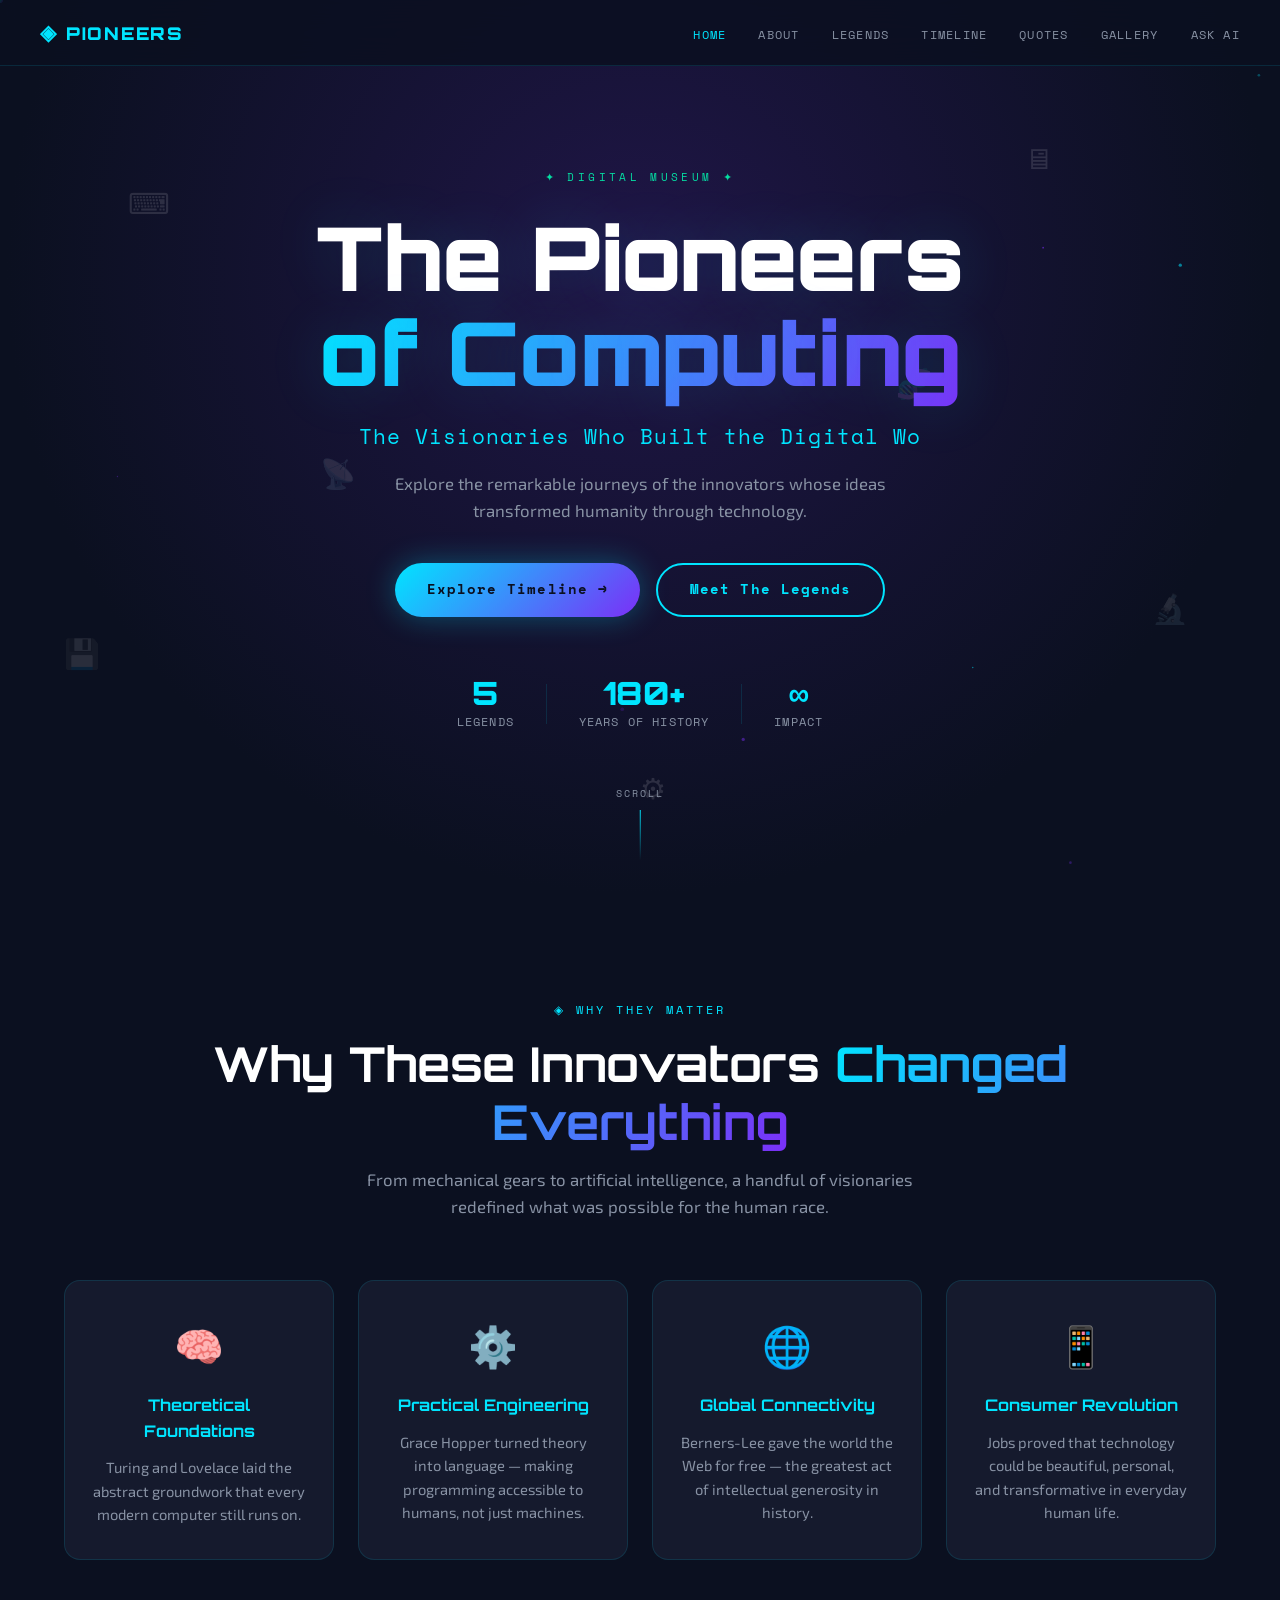
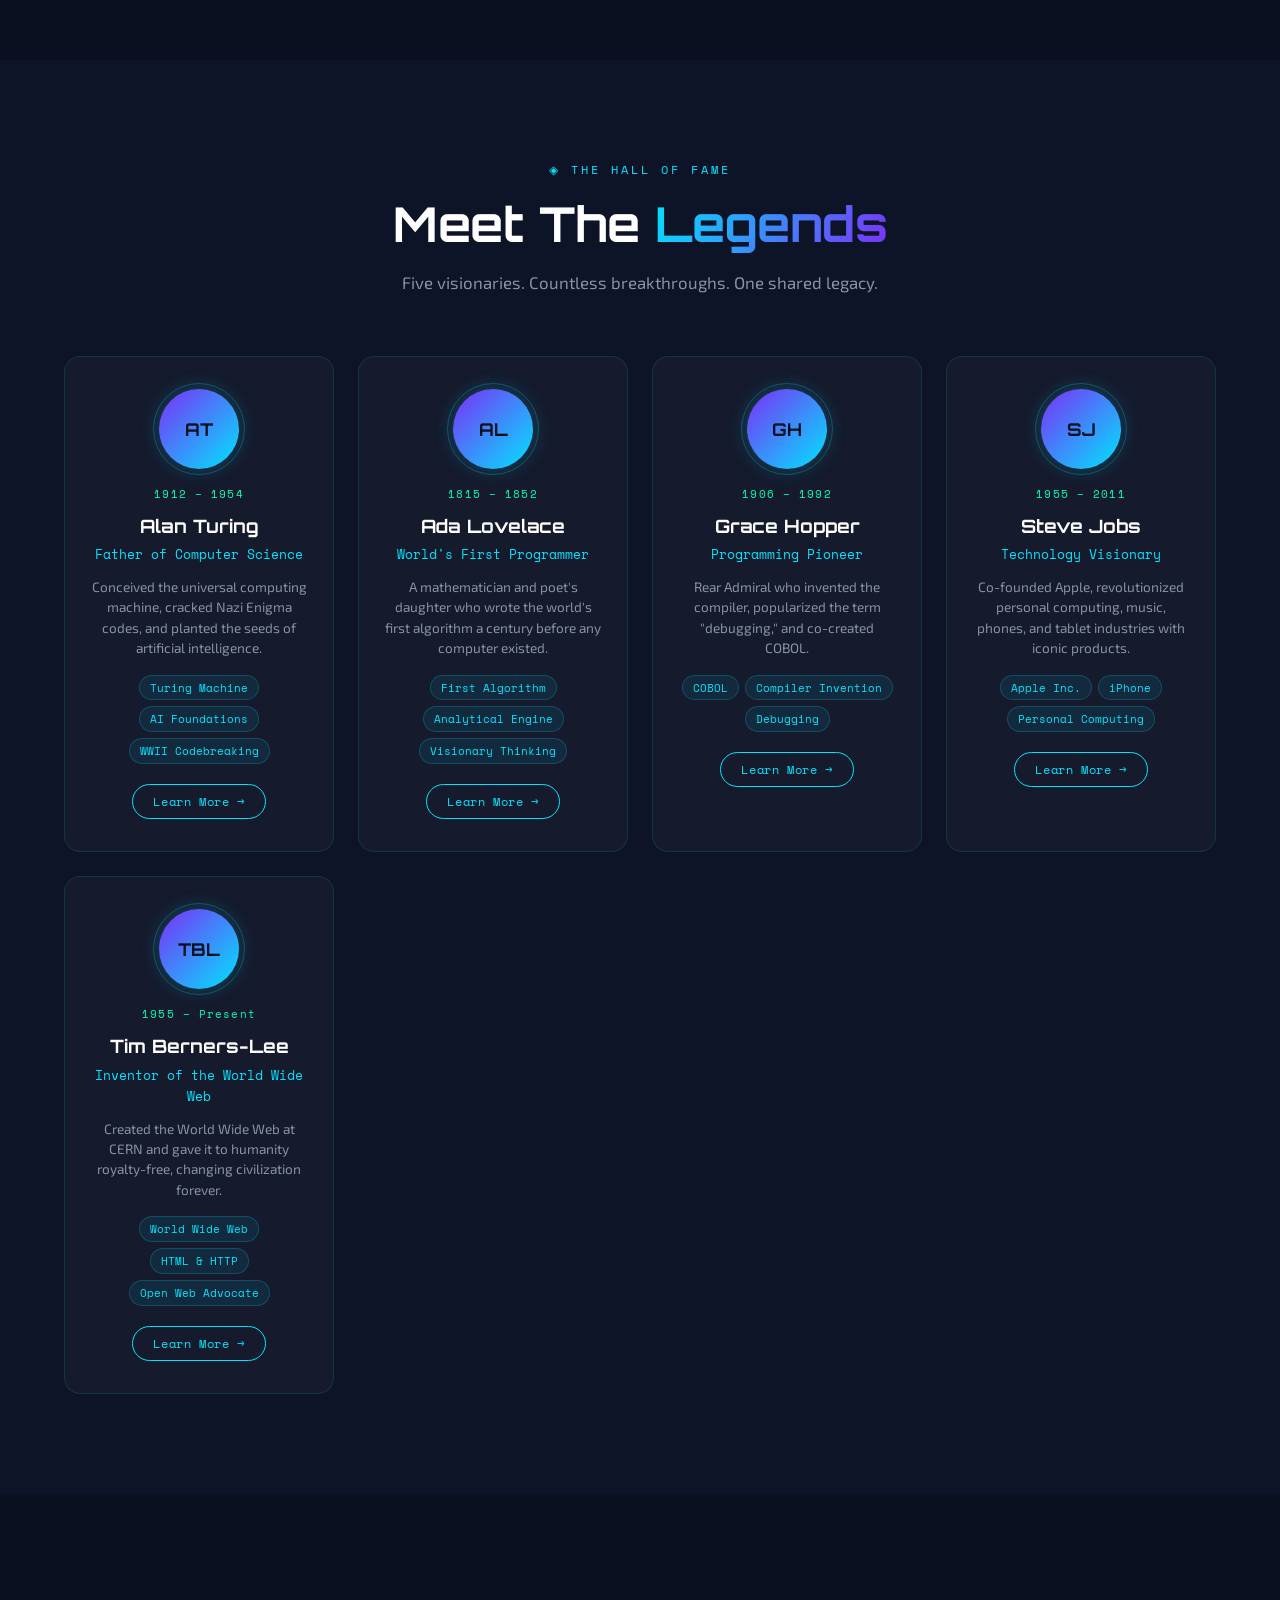
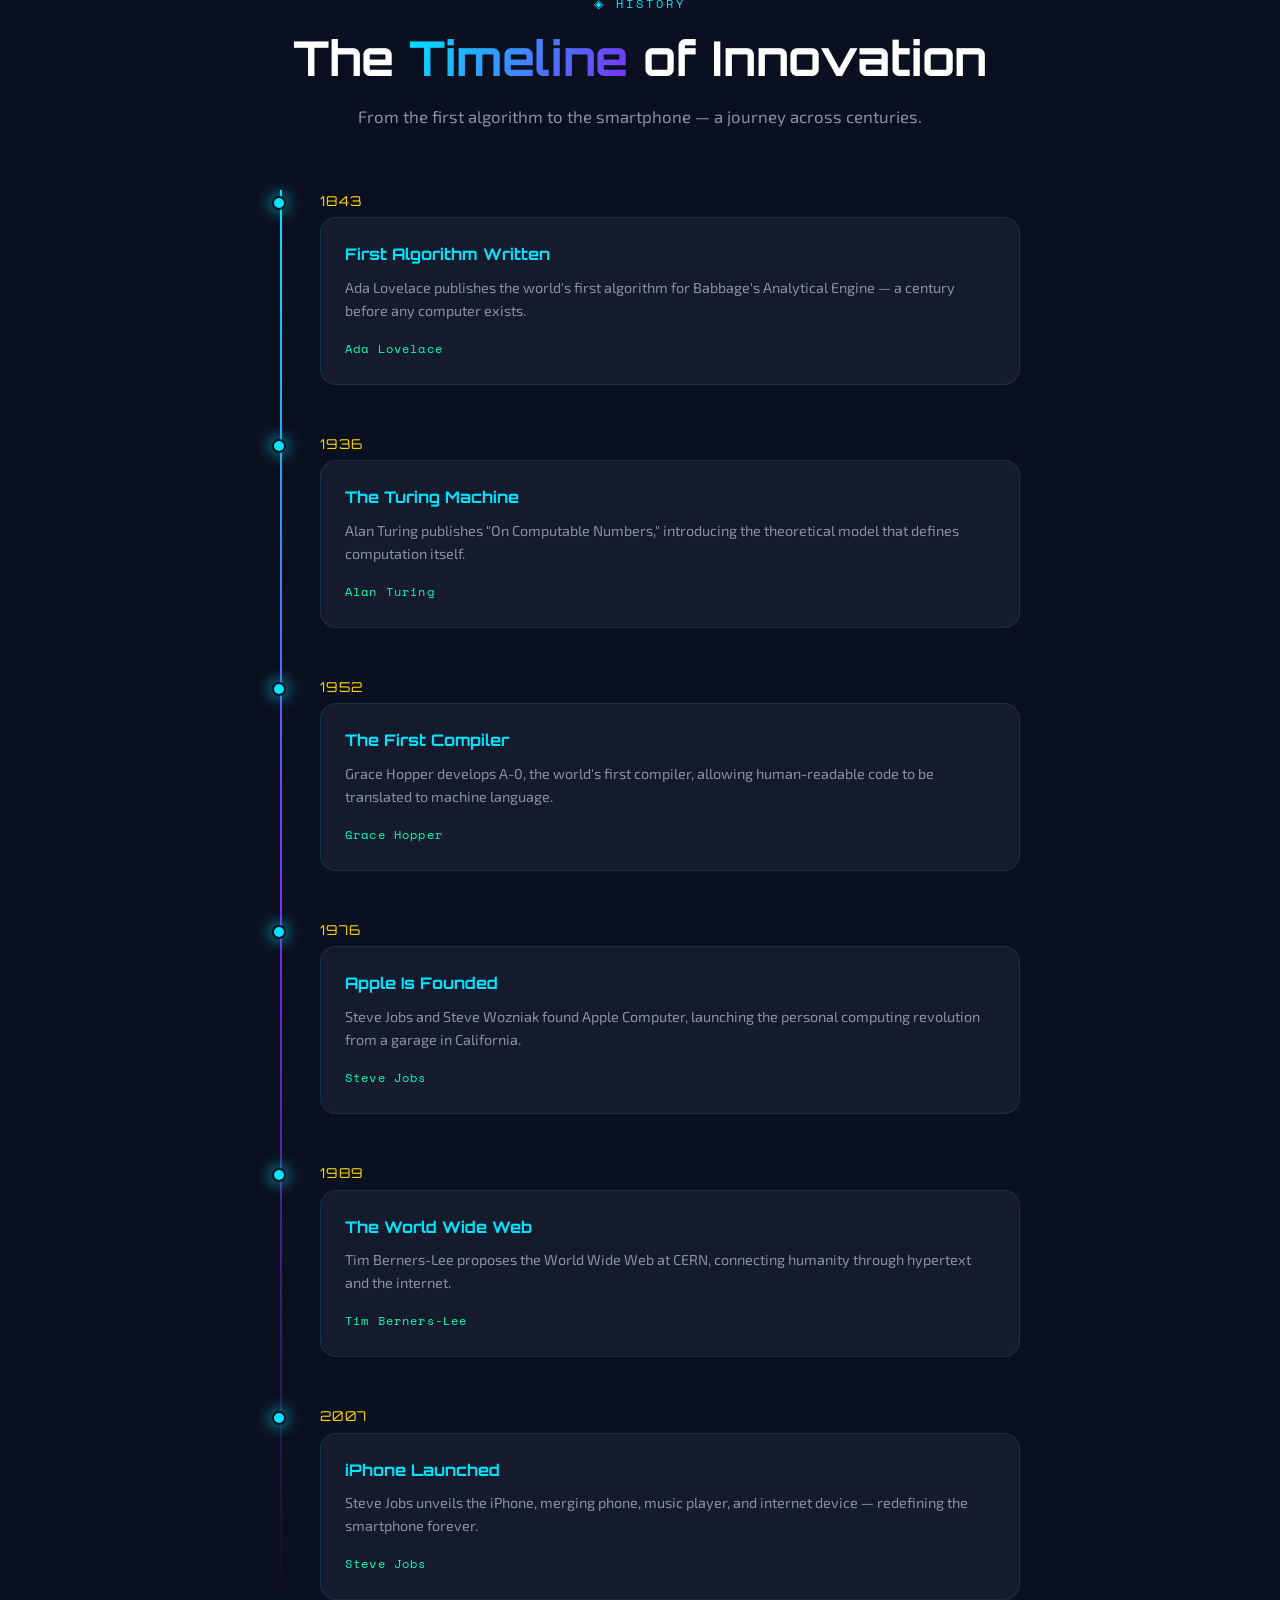
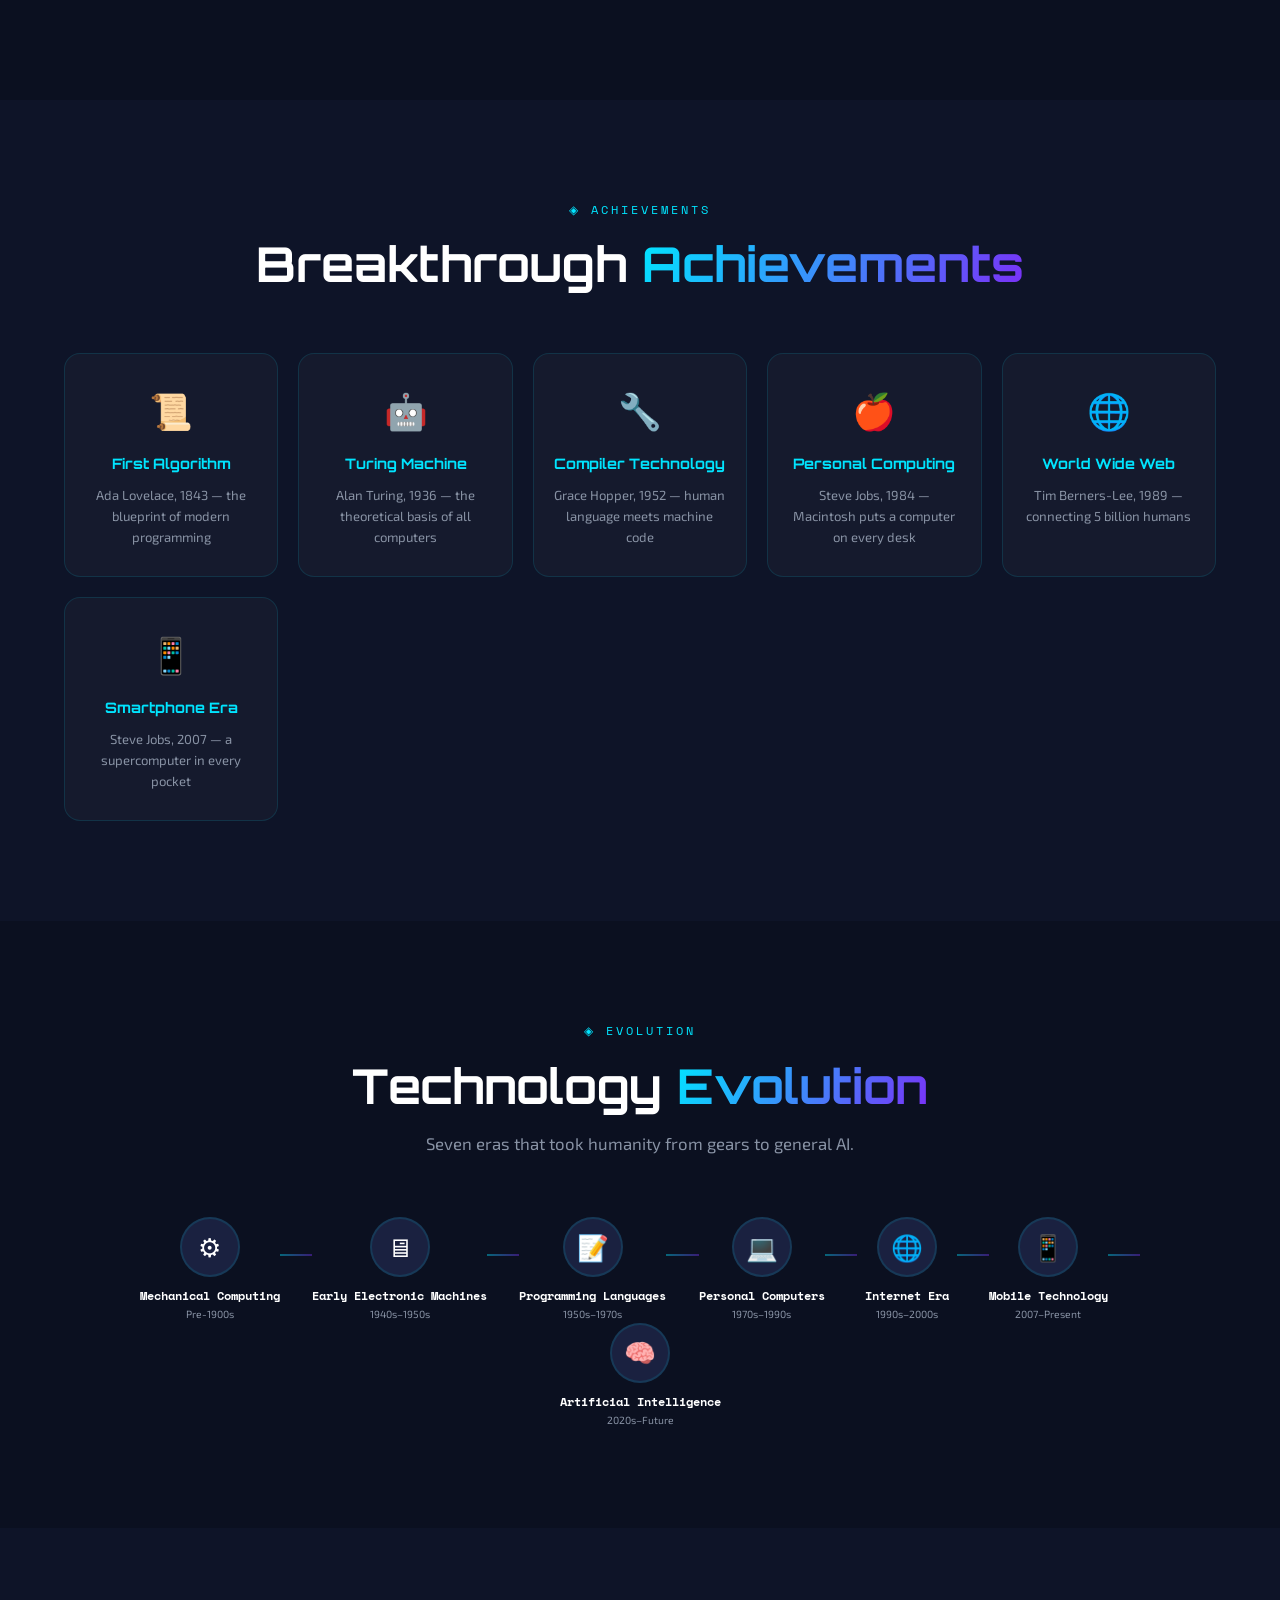
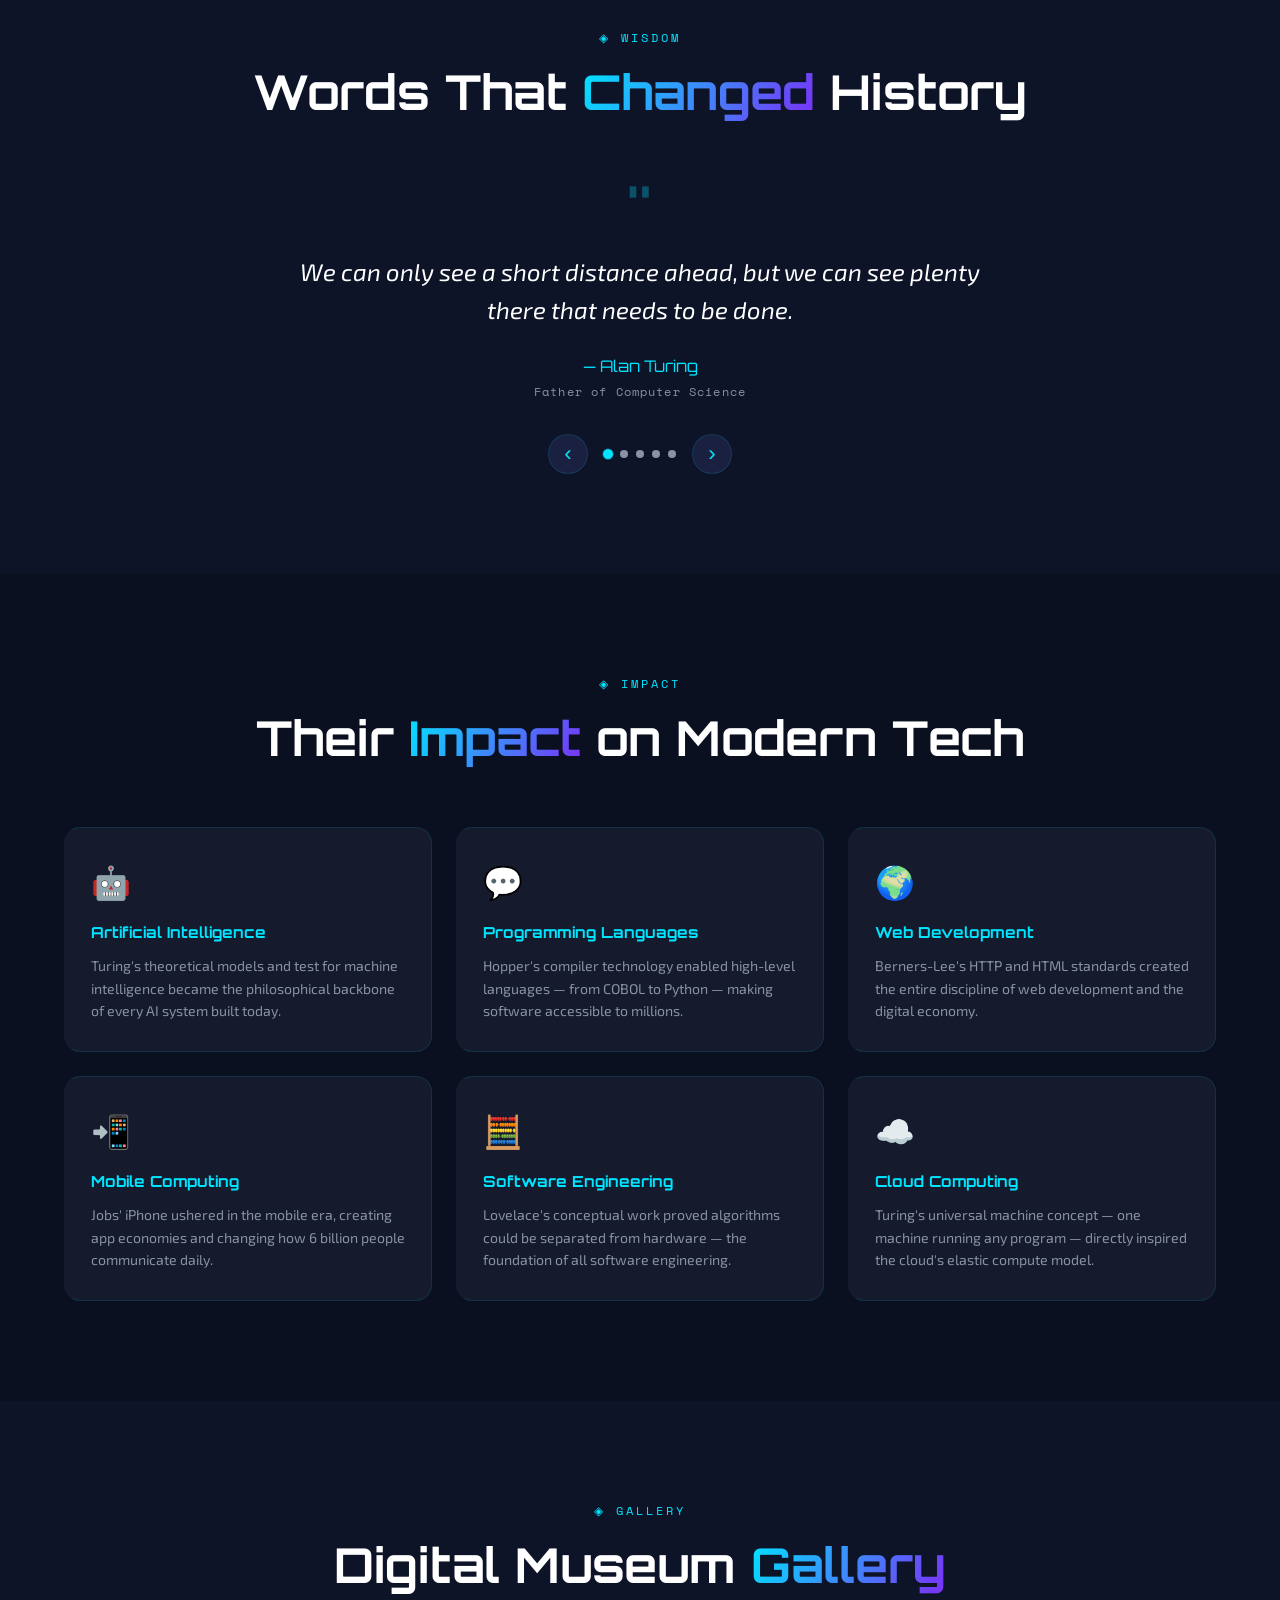
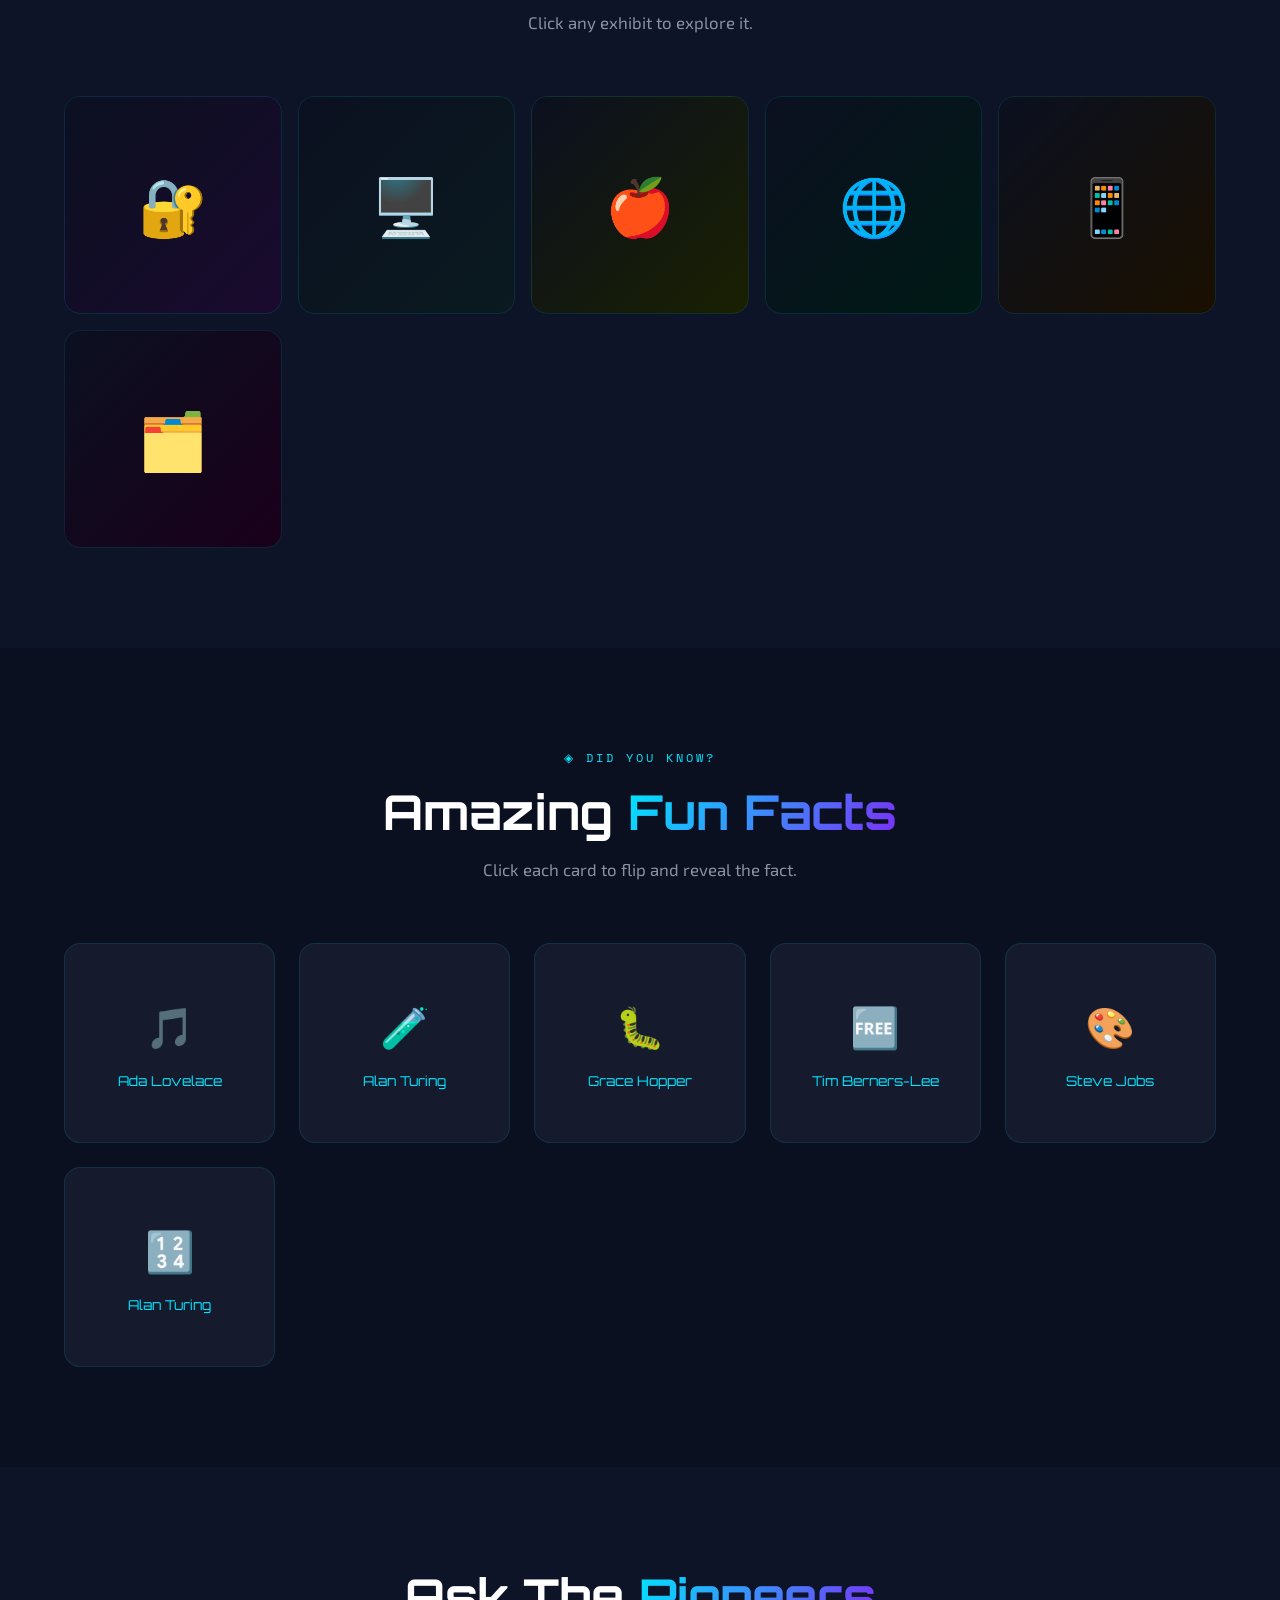
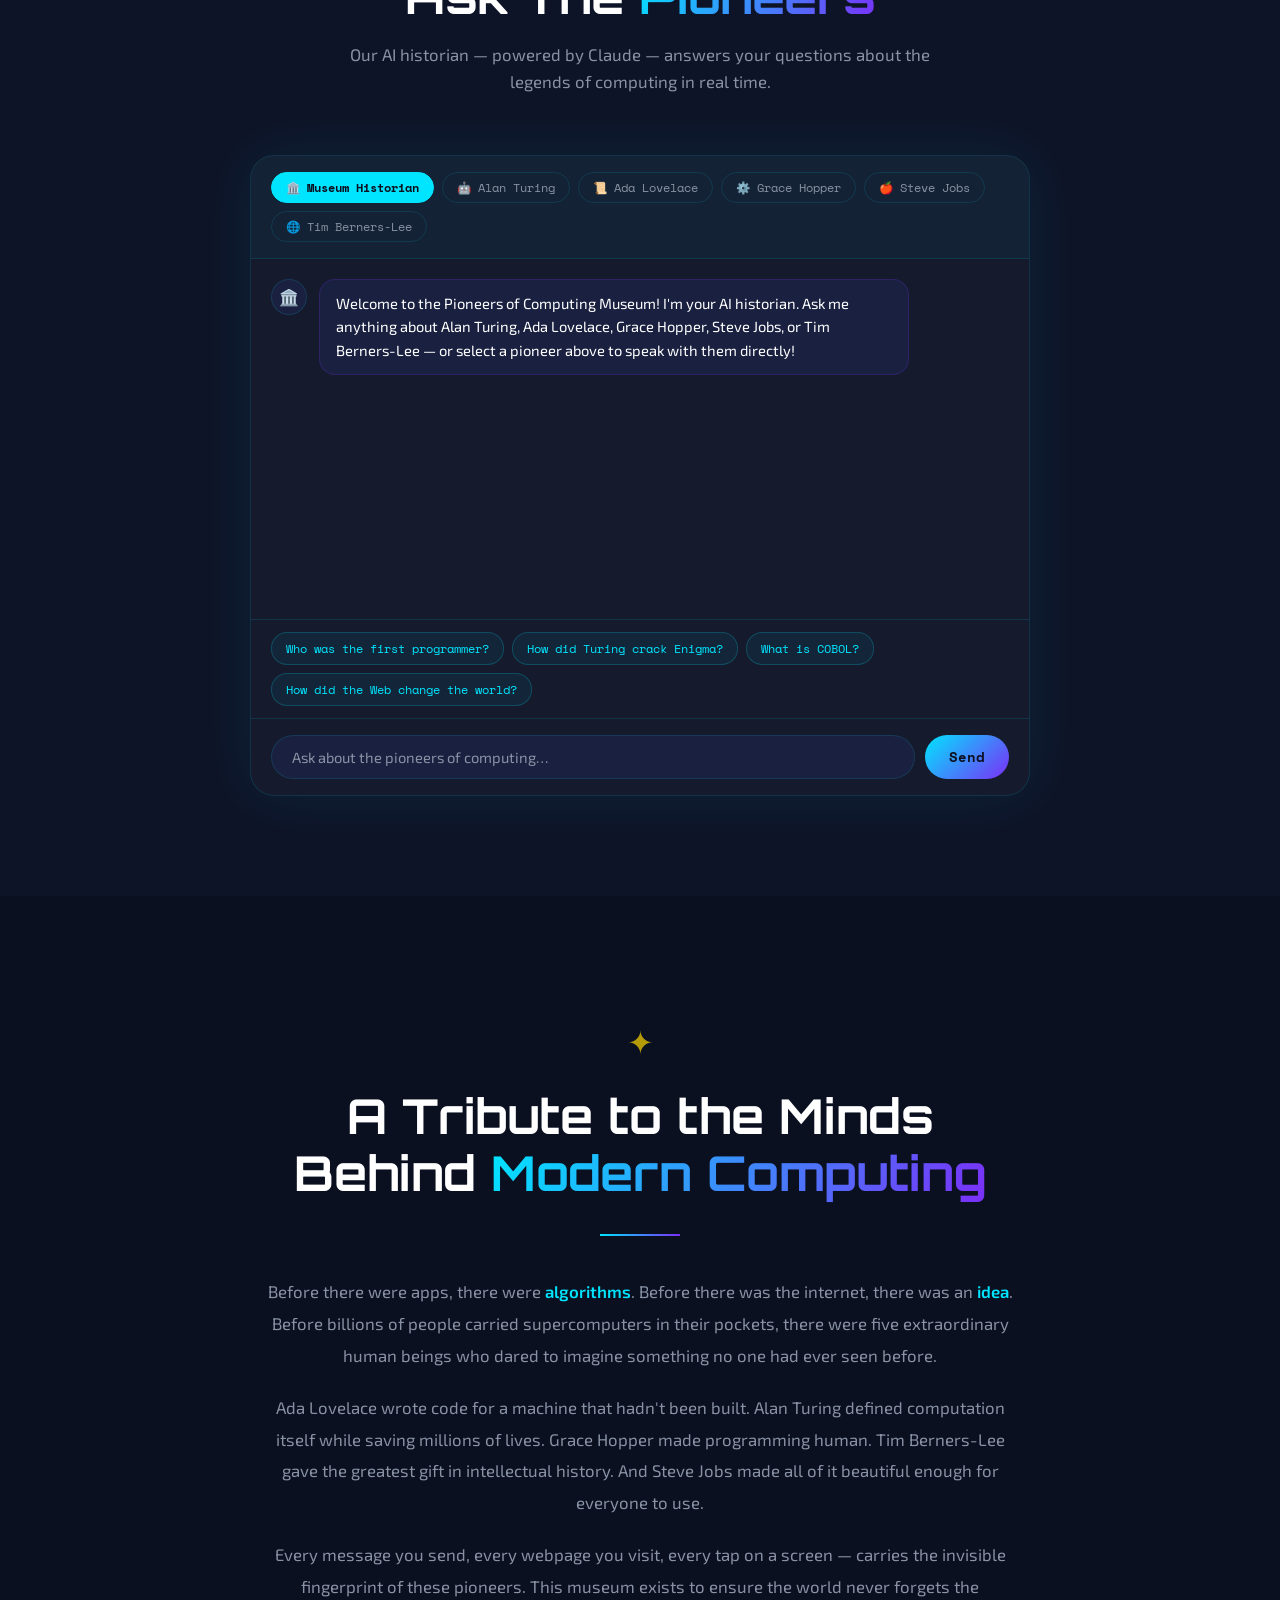
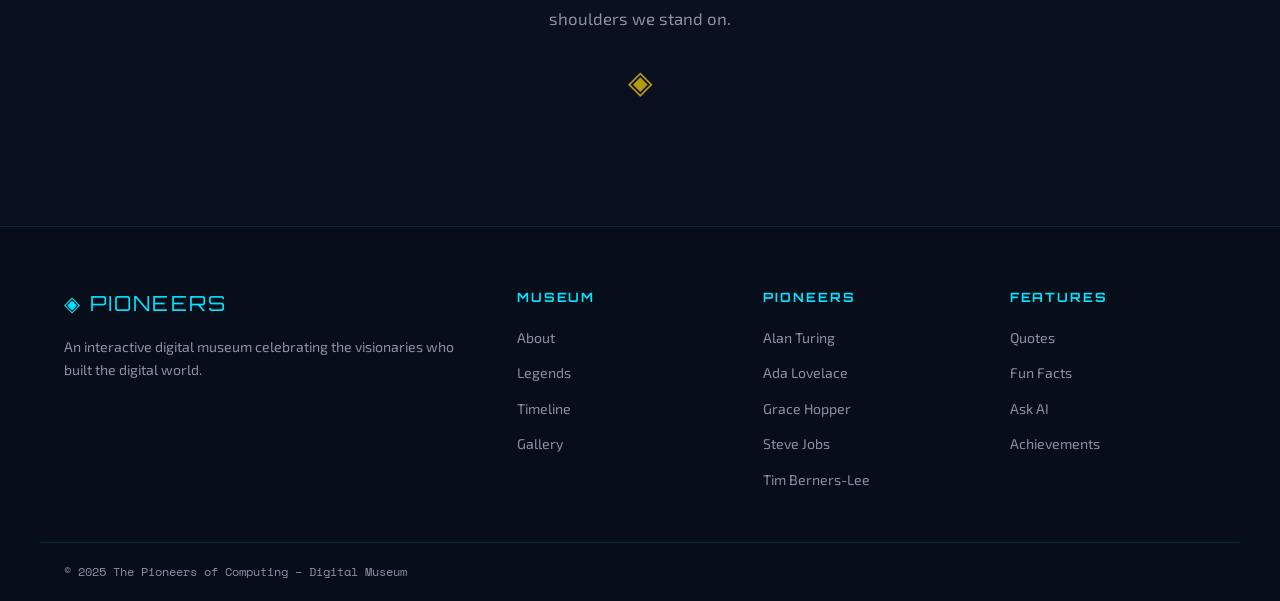
<file: index.html>
<!DOCTYPE html>
<html lang="en">

<head>
  <meta charset="UTF-8" />
  <meta name="viewport" content="width=device-width, initial-scale=1.0" />
  <title>The Pioneers of Computing – Digital Museum</title>
  <link rel="stylesheet" href="style.css" />
  <link rel="preconnect" href="https://fonts.googleapis.com" />
  <link rel="preconnect" href="https://fonts.gstatic.com" crossorigin />
  <link
    href="https://fonts.googleapis.com/css2?family=Orbitron:wght@400;700;900&family=Space+Mono:ital,wght@0,400;0,700;1,400&family=Exo+2:wght@300;400;600;800&display=swap"
    rel="stylesheet" />
</head>

<body>

  <!-- ===== NAVIGATION ===== -->
  <nav id="navbar">
    <div class="nav-brand">
      <span class="nav-icon">◈</span>
      <span>PIONEERS</span>
    </div>
    <ul class="nav-links">
      <li><a href="#hero">Home</a></li>
      <li><a href="#intro">About</a></li>
      <li><a href="#legends">Legends</a></li>
      <li><a href="#timeline">Timeline</a></li>
      <li><a href="#quotes">Quotes</a></li>
      <li><a href="#gallery">Gallery</a></li>
      <li><a href="#ai-chat">Ask AI</a></li>
    </ul>
    <div class="nav-hamburger" id="hamburger">
      <span></span><span></span><span></span>
    </div>
  </nav>

  <!-- ===== SECTION 1: HERO ===== -->
  <section id="hero">
    <canvas id="particle-canvas"></canvas>
    <div class="floating-icons">
      <span class="fi" style="--d:0s;--x:10%;--y:20%">⌨</span>
      <span class="fi" style="--d:1s;--x:80%;--y:15%">🖥</span>
      <span class="fi" style="--d:2s;--x:5%;--y:70%">💾</span>
      <span class="fi" style="--d:0.5s;--x:90%;--y:65%">🔬</span>
      <span class="fi" style="--d:1.5s;--x:50%;--y:85%">⚙</span>
      <span class="fi" style="--d:3s;--x:25%;--y:50%">📡</span>
      <span class="fi" style="--d:2.5s;--x:70%;--y:40%">🧬</span>
    </div>
    <div class="hero-content reveal">
      <div class="hero-badge">✦ DIGITAL MUSEUM ✦</div>
      <h1 class="hero-title">
        The Pioneers<br /><span class="gradient-text">of Computing</span>
      </h1>
      <p class="hero-sub">The Visionaries Who Built the Digital World</p>
      <p class="hero-desc">Explore the remarkable journeys of the innovators whose ideas transformed humanity through
        technology.</p>
      <div class="hero-btns">
        <a href="#timeline" class="btn btn-primary">
          <span>Explore Timeline</span>
          <span class="btn-arrow">→</span>
        </a>
        <a href="#legends" class="btn btn-outline">
          <span>Meet The Legends</span>
        </a>
      </div>
      <div class="hero-stats">
        <div class="stat"><span class="stat-n">5</span><span class="stat-l">Legends</span></div>
        <div class="stat-divider"></div>
        <div class="stat"><span class="stat-n">180+</span><span class="stat-l">Years of History</span></div>
        <div class="stat-divider"></div>
        <div class="stat"><span class="stat-n">∞</span><span class="stat-l">Impact</span></div>
      </div>
    </div>
    <div class="hero-scroll-indicator">
      <span>SCROLL</span>
      <div class="scroll-line"></div>
    </div>
  </section>

  <!-- ===== SECTION 2: INTRODUCTION ===== -->
  <section id="intro" class="section">
    <div class="container">
      <div class="section-header reveal">
        <div class="section-tag">◈ WHY THEY MATTER</div>
        <h2>Why These Innovators <span class="gradient-text">Changed Everything</span></h2>
        <p class="section-desc">From mechanical gears to artificial intelligence, a handful of visionaries redefined
          what was possible for the human race.</p>
      </div>
      <div class="intro-grid">
        <div class="intro-card reveal" style="--delay:0.1s">
          <div class="intro-icon">🧠</div>
          <h3>Theoretical Foundations</h3>
          <p>Turing and Lovelace laid the abstract groundwork that every modern computer still runs on.</p>
        </div>
        <div class="intro-card reveal" style="--delay:0.2s">
          <div class="intro-icon">⚙️</div>
          <h3>Practical Engineering</h3>
          <p>Grace Hopper turned theory into language — making programming accessible to humans, not just machines.</p>
        </div>
        <div class="intro-card reveal" style="--delay:0.3s">
          <div class="intro-icon">🌐</div>
          <h3>Global Connectivity</h3>
          <p>Berners-Lee gave the world the Web for free — the greatest act of intellectual generosity in history.</p>
        </div>
        <div class="intro-card reveal" style="--delay:0.4s">
          <div class="intro-icon">📱</div>
          <h3>Consumer Revolution</h3>
          <p>Jobs proved that technology could be beautiful, personal, and transformative in everyday human life.</p>
        </div>
      </div>
    </div>
  </section>

  <!-- ===== SECTION 3: LEGENDS GALLERY ===== -->
  <section id="legends" class="section dark-section">
    <div class="container">
      <div class="section-header reveal">
        <div class="section-tag">◈ THE HALL OF FAME</div>
        <h2>Meet The <span class="gradient-text">Legends</span></h2>
        <p class="section-desc">Five visionaries. Countless breakthroughs. One shared legacy.</p>
      </div>
      <div class="legends-grid">

        <div class="legend-card reveal" style="--delay:0.1s" data-name="turing">
          <div class="legend-glow"></div>
          <div class="legend-avatar">
            <div class="avatar-placeholder" data-initials="AT">
              <div class="avatar-rings"></div>
            </div>
          </div>
          <div class="legend-era">1912 – 1954</div>
          <h3 class="legend-name">Alan Turing</h3>
          <p class="legend-title">Father of Computer Science</p>
          <p class="legend-desc">Conceived the universal computing machine, cracked Nazi Enigma codes, and planted the
            seeds of artificial intelligence.</p>
          <ul class="legend-chips">
            <li>Turing Machine</li>
            <li>AI Foundations</li>
            <li>WWII Codebreaking</li>
          </ul>
          <button class="btn-learn" onclick="openModal('turing')">Learn More →</button>
        </div>

        <div class="legend-card reveal" style="--delay:0.2s" data-name="lovelace">
          <div class="legend-glow"></div>
          <div class="legend-avatar">
            <div class="avatar-placeholder" data-initials="AL">
              <div class="avatar-rings"></div>
            </div>
          </div>
          <div class="legend-era">1815 – 1852</div>
          <h3 class="legend-name">Ada Lovelace</h3>
          <p class="legend-title">World's First Programmer</p>
          <p class="legend-desc">A mathematician and poet's daughter who wrote the world's first algorithm a century
            before any computer existed.</p>
          <ul class="legend-chips">
            <li>First Algorithm</li>
            <li>Analytical Engine</li>
            <li>Visionary Thinking</li>
          </ul>
          <button class="btn-learn" onclick="openModal('lovelace')">Learn More →</button>
        </div>

        <div class="legend-card reveal" style="--delay:0.3s" data-name="hopper">
          <div class="legend-glow"></div>
          <div class="legend-avatar">
            <div class="avatar-placeholder" data-initials="GH">
              <div class="avatar-rings"></div>
            </div>
          </div>
          <div class="legend-era">1906 – 1992</div>
          <h3 class="legend-name">Grace Hopper</h3>
          <p class="legend-title">Programming Pioneer</p>
          <p class="legend-desc">Rear Admiral who invented the compiler, popularized the term "debugging," and
            co-created COBOL.</p>
          <ul class="legend-chips">
            <li>COBOL</li>
            <li>Compiler Invention</li>
            <li>Debugging</li>
          </ul>
          <button class="btn-learn" onclick="openModal('hopper')">Learn More →</button>
        </div>

        <div class="legend-card reveal" style="--delay:0.4s" data-name="jobs">
          <div class="legend-glow"></div>
          <div class="legend-avatar">
            <div class="avatar-placeholder" data-initials="SJ">
              <div class="avatar-rings"></div>
            </div>
          </div>
          <div class="legend-era">1955 – 2011</div>
          <h3 class="legend-name">Steve Jobs</h3>
          <p class="legend-title">Technology Visionary</p>
          <p class="legend-desc">Co-founded Apple, revolutionized personal computing, music, phones, and tablet
            industries with iconic products.</p>
          <ul class="legend-chips">
            <li>Apple Inc.</li>
            <li>iPhone</li>
            <li>Personal Computing</li>
          </ul>
          <button class="btn-learn" onclick="openModal('jobs')">Learn More →</button>
        </div>

        <div class="legend-card reveal" style="--delay:0.5s" data-name="berners">
          <div class="legend-glow"></div>
          <div class="legend-avatar">
            <div class="avatar-placeholder" data-initials="TBL">
              <div class="avatar-rings"></div>
            </div>
          </div>
          <div class="legend-era">1955 – Present</div>
          <h3 class="legend-name">Tim Berners-Lee</h3>
          <p class="legend-title">Inventor of the World Wide Web</p>
          <p class="legend-desc">Created the World Wide Web at CERN and gave it to humanity royalty-free, changing
            civilization forever.</p>
          <ul class="legend-chips">
            <li>World Wide Web</li>
            <li>HTML & HTTP</li>
            <li>Open Web Advocate</li>
          </ul>
          <button class="btn-learn" onclick="openModal('berners')">Learn More →</button>
        </div>

      </div>
    </div>
  </section>

  <!-- ===== SECTION 4: TIMELINE ===== -->
  <section id="timeline" class="section">
    <div class="container">
      <div class="section-header reveal">
        <div class="section-tag">◈ HISTORY</div>
        <h2>The <span class="gradient-text">Timeline</span> of Innovation</h2>
        <p class="section-desc">From the first algorithm to the smartphone — a journey across centuries.</p>
      </div>
      <div class="timeline">
        <div class="timeline-item reveal" style="--delay:0.1s">
          <div class="timeline-dot"></div>
          <div class="timeline-year">1843</div>
          <div class="timeline-content">
            <h3>First Algorithm Written</h3>
            <p>Ada Lovelace publishes the world's first algorithm for Babbage's Analytical Engine — a century before any
              computer exists.</p>
            <span class="timeline-person">Ada Lovelace</span>
          </div>
        </div>
        <div class="timeline-item reveal" style="--delay:0.2s">
          <div class="timeline-dot"></div>
          <div class="timeline-year">1936</div>
          <div class="timeline-content">
            <h3>The Turing Machine</h3>
            <p>Alan Turing publishes "On Computable Numbers," introducing the theoretical model that defines computation
              itself.</p>
            <span class="timeline-person">Alan Turing</span>
          </div>
        </div>
        <div class="timeline-item reveal" style="--delay:0.3s">
          <div class="timeline-dot"></div>
          <div class="timeline-year">1952</div>
          <div class="timeline-content">
            <h3>The First Compiler</h3>
            <p>Grace Hopper develops A-0, the world's first compiler, allowing human-readable code to be translated to
              machine language.</p>
            <span class="timeline-person">Grace Hopper</span>
          </div>
        </div>
        <div class="timeline-item reveal" style="--delay:0.4s">
          <div class="timeline-dot"></div>
          <div class="timeline-year">1976</div>
          <div class="timeline-content">
            <h3>Apple Is Founded</h3>
            <p>Steve Jobs and Steve Wozniak found Apple Computer, launching the personal computing revolution from a
              garage in California.</p>
            <span class="timeline-person">Steve Jobs</span>
          </div>
        </div>
        <div class="timeline-item reveal" style="--delay:0.5s">
          <div class="timeline-dot"></div>
          <div class="timeline-year">1989</div>
          <div class="timeline-content">
            <h3>The World Wide Web</h3>
            <p>Tim Berners-Lee proposes the World Wide Web at CERN, connecting humanity through hypertext and the
              internet.</p>
            <span class="timeline-person">Tim Berners-Lee</span>
          </div>
        </div>
        <div class="timeline-item reveal" style="--delay:0.6s">
          <div class="timeline-dot"></div>
          <div class="timeline-year">2007</div>
          <div class="timeline-content">
            <h3>iPhone Launched</h3>
            <p>Steve Jobs unveils the iPhone, merging phone, music player, and internet device — redefining the
              smartphone forever.</p>
            <span class="timeline-person">Steve Jobs</span>
          </div>
        </div>
      </div>
    </div>
  </section>

  <!-- ===== SECTION 5: ACHIEVEMENTS WALL ===== -->
  <section id="achievements" class="section dark-section">
    <div class="container">
      <div class="section-header reveal">
        <div class="section-tag">◈ ACHIEVEMENTS</div>
        <h2>Breakthrough <span class="gradient-text">Achievements</span></h2>
      </div>
      <div class="achieve-grid">
        <div class="achieve-card reveal" style="--delay:0.1s">
          <div class="achieve-icon">📜</div>
          <h3>First Algorithm</h3>
          <p>Ada Lovelace, 1843 — the blueprint of modern programming</p>
        </div>
        <div class="achieve-card reveal" style="--delay:0.2s">
          <div class="achieve-icon">🤖</div>
          <h3>Turing Machine</h3>
          <p>Alan Turing, 1936 — the theoretical basis of all computers</p>
        </div>
        <div class="achieve-card reveal" style="--delay:0.3s">
          <div class="achieve-icon">🔧</div>
          <h3>Compiler Technology</h3>
          <p>Grace Hopper, 1952 — human language meets machine code</p>
        </div>
        <div class="achieve-card reveal" style="--delay:0.4s">
          <div class="achieve-icon">🍎</div>
          <h3>Personal Computing</h3>
          <p>Steve Jobs, 1984 — Macintosh puts a computer on every desk</p>
        </div>
        <div class="achieve-card reveal" style="--delay:0.5s">
          <div class="achieve-icon">🌐</div>
          <h3>World Wide Web</h3>
          <p>Tim Berners-Lee, 1989 — connecting 5 billion humans</p>
        </div>
        <div class="achieve-card reveal" style="--delay:0.6s">
          <div class="achieve-icon">📱</div>
          <h3>Smartphone Era</h3>
          <p>Steve Jobs, 2007 — a supercomputer in every pocket</p>
        </div>
      </div>
    </div>
  </section>

  <!-- ===== SECTION 6: TECH EVOLUTION ===== -->
  <section id="evolution" class="section">
    <div class="container">
      <div class="section-header reveal">
        <div class="section-tag">◈ EVOLUTION</div>
        <h2>Technology <span class="gradient-text">Evolution</span></h2>
        <p class="section-desc">Seven eras that took humanity from gears to general AI.</p>
      </div>
      <div class="evo-road">
        <div class="evo-item reveal" style="--delay:0.05s">
          <div class="evo-dot">⚙</div>
          <div class="evo-info"><strong>Mechanical Computing</strong><span>Pre-1900s</span></div>
        </div>
        <div class="evo-connector"></div>
        <div class="evo-item reveal" style="--delay:0.15s">
          <div class="evo-dot">🖥</div>
          <div class="evo-info"><strong>Early Electronic Machines</strong><span>1940s–1950s</span></div>
        </div>
        <div class="evo-connector"></div>
        <div class="evo-item reveal" style="--delay:0.25s">
          <div class="evo-dot">📝</div>
          <div class="evo-info"><strong>Programming Languages</strong><span>1950s–1970s</span></div>
        </div>
        <div class="evo-connector"></div>
        <div class="evo-item reveal" style="--delay:0.35s">
          <div class="evo-dot">💻</div>
          <div class="evo-info"><strong>Personal Computers</strong><span>1970s–1990s</span></div>
        </div>
        <div class="evo-connector"></div>
        <div class="evo-item reveal" style="--delay:0.45s">
          <div class="evo-dot">🌐</div>
          <div class="evo-info"><strong>Internet Era</strong><span>1990s–2000s</span></div>
        </div>
        <div class="evo-connector"></div>
        <div class="evo-item reveal" style="--delay:0.55s">
          <div class="evo-dot">📱</div>
          <div class="evo-info"><strong>Mobile Technology</strong><span>2007–Present</span></div>
        </div>
        <div class="evo-connector"></div>
        <div class="evo-item reveal" style="--delay:0.65s">
          <div class="evo-dot">🧠</div>
          <div class="evo-info"><strong>Artificial Intelligence</strong><span>2020s–Future</span></div>
        </div>
      </div>
    </div>
  </section>

  <!-- ===== SECTION 7: QUOTES SLIDER ===== -->
  <section id="quotes" class="section dark-section">
    <div class="container">
      <div class="section-header reveal">
        <div class="section-tag">◈ WISDOM</div>
        <h2>Words That <span class="gradient-text">Changed</span> History</h2>
      </div>
      <div class="quote-slider reveal">
        <div class="quote-track" id="quoteTrack">
          <div class="quote-slide active">
            <div class="quote-mark">"</div>
            <p class="quote-text">We can only see a short distance ahead, but we can see plenty there that needs to be
              done.</p>
            <div class="quote-author">— Alan Turing</div>
            <div class="quote-tag">Father of Computer Science</div>
          </div>
          <div class="quote-slide">
            <div class="quote-mark">"</div>
            <p class="quote-text">The Analytical Engine weaves algebraic patterns just as the Jacquard loom weaves
              flowers and leaves.</p>
            <div class="quote-author">— Ada Lovelace</div>
            <div class="quote-tag">World's First Programmer</div>
          </div>
          <div class="quote-slide">
            <div class="quote-mark">"</div>
            <p class="quote-text">The most dangerous phrase in the language is, 'We've always done it this way.'</p>
            <div class="quote-author">— Grace Hopper</div>
            <div class="quote-tag">Programming Pioneer</div>
          </div>
          <div class="quote-slide">
            <div class="quote-mark">"</div>
            <p class="quote-text">Stay hungry. Stay foolish.</p>
            <div class="quote-author">— Steve Jobs</div>
            <div class="quote-tag">Technology Visionary</div>
          </div>
          <div class="quote-slide">
            <div class="quote-mark">"</div>
            <p class="quote-text">The Web is for everyone — and collectively we hold the power to change it.</p>
            <div class="quote-author">— Tim Berners-Lee</div>
            <div class="quote-tag">Inventor of the Web</div>
          </div>
        </div>
        <div class="quote-controls">
          <button class="qbtn" id="qPrev">‹</button>
          <div class="quote-dots" id="quoteDots"></div>
          <button class="qbtn" id="qNext">›</button>
        </div>
      </div>
    </div>
  </section>

  <!-- ===== SECTION 8: IMPACT ===== -->
  <section id="impact" class="section">
    <div class="container">
      <div class="section-header reveal">
        <div class="section-tag">◈ IMPACT</div>
        <h2>Their <span class="gradient-text">Impact</span> on Modern Tech</h2>
      </div>
      <div class="impact-grid">
        <div class="impact-card reveal" style="--delay:0.1s">
          <div class="impact-icon">🤖</div>
          <h3>Artificial Intelligence</h3>
          <p>Turing's theoretical models and test for machine intelligence became the philosophical backbone of every AI
            system built today.</p>
        </div>
        <div class="impact-card reveal" style="--delay:0.2s">
          <div class="impact-icon">💬</div>
          <h3>Programming Languages</h3>
          <p>Hopper's compiler technology enabled high-level languages — from COBOL to Python — making software
            accessible to millions.</p>
        </div>
        <div class="impact-card reveal" style="--delay:0.3s">
          <div class="impact-icon">🌍</div>
          <h3>Web Development</h3>
          <p>Berners-Lee's HTTP and HTML standards created the entire discipline of web development and the digital
            economy.</p>
        </div>
        <div class="impact-card reveal" style="--delay:0.4s">
          <div class="impact-icon">📲</div>
          <h3>Mobile Computing</h3>
          <p>Jobs' iPhone ushered in the mobile era, creating app economies and changing how 6 billion people
            communicate daily.</p>
        </div>
        <div class="impact-card reveal" style="--delay:0.5s">
          <div class="impact-icon">🧮</div>
          <h3>Software Engineering</h3>
          <p>Lovelace's conceptual work proved algorithms could be separated from hardware — the foundation of all
            software engineering.</p>
        </div>
        <div class="impact-card reveal" style="--delay:0.6s">
          <div class="impact-icon">☁️</div>
          <h3>Cloud Computing</h3>
          <p>Turing's universal machine concept — one machine running any program — directly inspired the cloud's
            elastic compute model.</p>
        </div>
      </div>
    </div>
  </section>

  <!-- ===== SECTION 9: GALLERY ===== -->
  <section id="gallery" class="section dark-section">
    <div class="container">
      <div class="section-header reveal">
        <div class="section-tag">◈ GALLERY</div>
        <h2>Digital Museum <span class="gradient-text">Gallery</span></h2>
        <p class="section-desc">Click any exhibit to explore it.</p>
      </div>
      <div class="gallery-grid">
        <div class="gallery-item reveal" style="--delay:0.1s" onclick="openLightbox(this)">
          <div class="gallery-thumb" data-label="Enigma Machine" data-year="1940s"
            style="background: linear-gradient(135deg,#0B1020,#1a0a2e);">
            <span class="gallery-emoji">🔐</span>
          </div>
          <div class="gallery-overlay"><span>Enigma Machine – 1940s</span></div>
        </div>
        <div class="gallery-item reveal" style="--delay:0.2s" onclick="openLightbox(this)">
          <div class="gallery-thumb" data-label="ENIAC Computer" data-year="1945"
            style="background: linear-gradient(135deg,#0B1020,#0a1a20);">
            <span class="gallery-emoji">🖥️</span>
          </div>
          <div class="gallery-overlay"><span>ENIAC – 1945</span></div>
        </div>
        <div class="gallery-item reveal" style="--delay:0.3s" onclick="openLightbox(this)">
          <div class="gallery-thumb" data-label="Apple I" data-year="1976"
            style="background: linear-gradient(135deg,#0B1020,#1a2000);">
            <span class="gallery-emoji">🍎</span>
          </div>
          <div class="gallery-overlay"><span>Apple I – 1976</span></div>
        </div>
        <div class="gallery-item reveal" style="--delay:0.4s" onclick="openLightbox(this)">
          <div class="gallery-thumb" data-label="World Wide Web Proposal" data-year="1989"
            style="background: linear-gradient(135deg,#0B1020,#001a15);">
            <span class="gallery-emoji">🌐</span>
          </div>
          <div class="gallery-overlay"><span>WWW Proposal – 1989</span></div>
        </div>
        <div class="gallery-item reveal" style="--delay:0.5s" onclick="openLightbox(this)">
          <div class="gallery-thumb" data-label="Original iPhone" data-year="2007"
            style="background: linear-gradient(135deg,#0B1020,#1a1000);">
            <span class="gallery-emoji">📱</span>
          </div>
          <div class="gallery-overlay"><span>Original iPhone – 2007</span></div>
        </div>
        <div class="gallery-item reveal" style="--delay:0.6s" onclick="openLightbox(this)">
          <div class="gallery-thumb" data-label="Punch Cards" data-year="1950s"
            style="background: linear-gradient(135deg,#0B1020,#1a001a);">
            <span class="gallery-emoji">🗂️</span>
          </div>
          <div class="gallery-overlay"><span>Punch Cards – 1950s</span></div>
        </div>
      </div>
    </div>
  </section>

  <!-- ===== SECTION 10: FUN FACTS ===== -->
  <section id="funfacts" class="section">
    <div class="container">
      <div class="section-header reveal">
        <div class="section-tag">◈ DID YOU KNOW?</div>
        <h2>Amazing <span class="gradient-text">Fun Facts</span></h2>
        <p class="section-desc">Click each card to flip and reveal the fact.</p>
      </div>
      <div class="facts-grid">
        <div class="fact-card reveal" style="--delay:0.1s">
          <div class="fact-inner">
            <div class="fact-front"><span class="fact-icon">🎵</span>
              <p>Ada Lovelace</p>
            </div>
            <div class="fact-back">
              <p>Ada Lovelace predicted that Babbage's engine could compose music — 170 years before digital audio
                existed.</p>
            </div>
          </div>
        </div>
        <div class="fact-card reveal" style="--delay:0.2s">
          <div class="fact-inner">
            <div class="fact-front"><span class="fact-icon">🧪</span>
              <p>Alan Turing</p>
            </div>
            <div class="fact-back">
              <p>Turing proposed a test for machine intelligence in 1950. The "Turing Test" still influences AI research
                70+ years later.</p>
            </div>
          </div>
        </div>
        <div class="fact-card reveal" style="--delay:0.3s">
          <div class="fact-inner">
            <div class="fact-front"><span class="fact-icon">🐛</span>
              <p>Grace Hopper</p>
            </div>
            <div class="fact-back">
              <p>Hopper's team found a real moth in a relay causing a malfunction — the first literal "computer bug."
                She taped it into her log.</p>
            </div>
          </div>
        </div>
        <div class="fact-card reveal" style="--delay:0.4s">
          <div class="fact-inner">
            <div class="fact-front"><span class="fact-icon">🆓</span>
              <p>Tim Berners-Lee</p>
            </div>
            <div class="fact-back">
              <p>Berners-Lee chose not to patent the Web, giving it freely to the world. It's now worth trillions — and
                he took nothing.</p>
            </div>
          </div>
        </div>
        <div class="fact-card reveal" style="--delay:0.5s">
          <div class="fact-inner">
            <div class="fact-front"><span class="fact-icon">🎨</span>
              <p>Steve Jobs</p>
            </div>
            <div class="fact-back">
              <p>Jobs audited a calligraphy class after dropping out of Reed College. That's why the original Mac had
                beautiful typography.</p>
            </div>
          </div>
        </div>
        <div class="fact-card reveal" style="--delay:0.6s">
          <div class="fact-inner">
            <div class="fact-front"><span class="fact-icon">🔢</span>
              <p>Alan Turing</p>
            </div>
            <div class="fact-back">
              <p>Turing ran marathons competitively and almost made the British Olympic team in 1948, finishing 5th in
                the UK trials.</p>
            </div>
          </div>
        </div>
      </div>
    </div>
  </section>

  <!-- ===== SECTION 11: AI CHAT (BACKEND CONNECTED) ===== -->
  <section id="ai-chat" class="section dark-section">
    <div class="container">
      <div class="section-header reveal">
        <!-- <div class="section-tag">◈ AI-POWERED ✦ LIVE BACKEND</div> -->
        <h2>Ask The <span class="gradient-text">Pioneers</span></h2>
        <p class="section-desc">Our AI historian — powered by Claude — answers your questions about the legends of
          computing in real time.</p>
      </div>
      <div class="chat-wrapper reveal">
        <div class="chat-persona-bar">
          <button class="persona-btn active" data-persona="historian">🏛️ Museum Historian</button>
          <button class="persona-btn" data-persona="turing">🤖 Alan Turing</button>
          <button class="persona-btn" data-persona="lovelace">📜 Ada Lovelace</button>
          <button class="persona-btn" data-persona="hopper">⚙️ Grace Hopper</button>
          <button class="persona-btn" data-persona="jobs">🍎 Steve Jobs</button>
          <button class="persona-btn" data-persona="berners">🌐 Tim Berners-Lee</button>
        </div>
        <div class="chat-box" id="chatBox">
          <div class="chat-msg ai">
            <div class="chat-avatar">🏛️</div>
            <div class="chat-bubble">Welcome to the Pioneers of Computing Museum! I'm your AI historian. Ask me anything
              about Alan Turing, Ada Lovelace, Grace Hopper, Steve Jobs, or Tim Berners-Lee — or select a pioneer above
              to speak with them directly!</div>
          </div>
        </div>
        <div class="chat-suggestions" id="chatSuggestions">
          <button class="sugg-btn" onclick="sendSuggestion(this)">Who was the first programmer?</button>
          <button class="sugg-btn" onclick="sendSuggestion(this)">How did Turing crack Enigma?</button>
          <button class="sugg-btn" onclick="sendSuggestion(this)">What is COBOL?</button>
          <button class="sugg-btn" onclick="sendSuggestion(this)">How did the Web change the world?</button>
        </div>
        <div class="chat-input-row">
          <input type="text" id="chatInput" placeholder="Ask about the pioneers of computing…" autocomplete="off" />
          <button id="chatSend" onclick="sendChat()">
            <span id="sendLabel">Send</span>
            <span id="sendSpinner" class="spinner hidden"></span>
          </button>
        </div>
        <!-- <div class="chat-footer-note">Powered by Claude AI · Anthropic API</div> -->
      </div>
    </div>
  </section>

  <!-- ===== SECTION 11: TRIBUTE ===== -->
  <section id="tribute" class="section">
    <div class="container tribute-container reveal">
      <div class="tribute-ornament">✦</div>
      <h2 class="tribute-title">A Tribute to the Minds<br />Behind <span class="gradient-text">Modern Computing</span>
      </h2>
      <div class="tribute-divider"></div>
      <p class="tribute-text">
        Before there were apps, there were <strong>algorithms</strong>. Before there was the internet, there was an
        <strong>idea</strong>. Before billions of people carried supercomputers in their pockets, there were five
        extraordinary human beings who dared to imagine something no one had ever seen before.
      </p>
      <p class="tribute-text">
        Ada Lovelace wrote code for a machine that hadn't been built. Alan Turing defined computation itself while
        saving millions of lives. Grace Hopper made programming human. Tim Berners-Lee gave the greatest gift in
        intellectual history. And Steve Jobs made all of it beautiful enough for everyone to use.
      </p>
      <p class="tribute-text">
        Every message you send, every webpage you visit, every tap on a screen — carries the invisible fingerprint of
        these pioneers. This museum exists to ensure the world never forgets the shoulders we stand on.
      </p>
      <div class="tribute-ornament">◈</div>
    </div>
  </section>

  <!-- ===== FOOTER ===== -->
  <footer id="footer">
    <div class="footer-content">
      <div class="footer-brand">
        <div class="footer-logo">◈ PIONEERS</div>
        <p>An interactive digital museum celebrating the visionaries who built the digital world.</p>
        <div class="social-icons">
          <!-- <a href="#" class="social-icon" title="GitHub">⌥</a> -->
          <!-- <a href="#" class="social-icon" title="Twitter">◎</a> -->
          <!-- <a href="#" class="social-icon" title="LinkedIn">◈</a> -->
        </div>
      </div>
      <div class="footer-links">
        <h4>Museum</h4>
        <ul>
          <li><a href="#intro">About</a></li>
          <li><a href="#legends">Legends</a></li>
          <li><a href="#timeline">Timeline</a></li>
          <li><a href="#gallery">Gallery</a></li>
        </ul>
      </div>
      <div class="footer-links">
        <h4>Pioneers</h4>
        <ul>
          <li><a href="#" onclick="openModal('turing');return false">Alan Turing</a></li>
          <li><a href="#" onclick="openModal('lovelace');return false">Ada Lovelace</a></li>
          <li><a href="#" onclick="openModal('hopper');return false">Grace Hopper</a></li>
          <li><a href="#" onclick="openModal('jobs');return false">Steve Jobs</a></li>
          <li><a href="#" onclick="openModal('berners');return false">Tim Berners-Lee</a></li>
        </ul>
      </div>
      <div class="footer-links">
        <h4>Features</h4>
        <ul>
          <li><a href="#quotes">Quotes</a></li>
          <li><a href="#funfacts">Fun Facts</a></li>
          <li><a href="#ai-chat">Ask AI</a></li>
          <li><a href="#achievements">Achievements</a></li>
        </ul>
      </div>
    </div>
    <div class="footer-bottom">
      <span>© 2025 The Pioneers of Computing – Digital Museum</span>
      <!-- <span>Built with ◈ and Claude AI</span> -->
    </div>
  </footer>

  <!-- ===== BACK TO TOP ===== -->
  <button id="backToTop" onclick="window.scrollTo({top:0,behavior:'smooth'})">↑</button>

  <!-- ===== MODAL ===== -->
  <div id="modal" class="modal-overlay" onclick="closeModal(event)">
    <div class="modal-box">
      <button class="modal-close" onclick="closeModal()">✕</button>
      <div id="modal-content"></div>
    </div>
  </div>

  <!-- ===== LIGHTBOX ===== -->
  <div id="lightbox" class="lightbox-overlay" onclick="closeLightbox()">
    <div class="lightbox-box">
      <button class="lightbox-close" onclick="closeLightbox()">✕</button>
      <div class="lightbox-emoji" id="lbEmoji"></div>
      <div class="lightbox-label" id="lbLabel"></div>
      <div class="lightbox-year" id="lbYear"></div>
    </div>
  </div>

  <script src="script.js"></script>
</body>

</html>
</file>
<file: style.css>
/* ============================================================
   PIONEERS OF COMPUTING – DIGITAL MUSEUM
   style.css – Complete Stylesheet
   ============================================================ */

/* ---- RESET & BASE ---- */
*, *::before, *::after { box-sizing: border-box; margin: 0; padding: 0; }
html { scroll-behavior: smooth; }

:root {
  --bg:       #0B1020;
  --bg2:      #0e1428;
  --card:     #151A2D;
  --card2:    #1a2140;
  --primary:  #00E5FF;
  --secondary:#7B2FF7;
  --accent:   #00FFB3;
  --gold:     #FFD700;
  --text:     #FFFFFF;
  --muted:    #8892a4;
  --border:   rgba(0,229,255,0.12);
  --glow:     rgba(0,229,255,0.25);
  --font-display: 'Orbitron', monospace;
  --font-mono:    'Space Mono', monospace;
  --font-body:    'Exo 2', sans-serif;
  --radius: 16px;
  --transition: 0.35s cubic-bezier(0.4,0,0.2,1);
}

body {
  background: var(--bg);
  color: var(--text);
  font-family: var(--font-body);
  font-weight: 400;
  line-height: 1.6;
  overflow-x: hidden;
}

/* ---- SCROLLBAR ---- */
::-webkit-scrollbar { width: 6px; }
::-webkit-scrollbar-track { background: var(--bg); }
::-webkit-scrollbar-thumb { background: var(--secondary); border-radius: 3px; }

/* ---- TYPOGRAPHY UTILITIES ---- */
.gradient-text {
  background: linear-gradient(120deg, var(--primary), var(--secondary));
  -webkit-background-clip: text;
  -webkit-text-fill-color: transparent;
  background-clip: text;
}
.section { padding: 100px 0; position: relative; }
.dark-section { background: var(--bg2); }
.container { max-width: 1200px; margin: 0 auto; padding: 0 24px; }
.section-header { text-align: center; margin-bottom: 60px; }
.section-tag {
  font-family: var(--font-mono);
  font-size: 0.75rem;
  letter-spacing: 0.25em;
  color: var(--primary);
  margin-bottom: 16px;
}
.section-header h2 {
  font-family: var(--font-display);
  font-size: clamp(1.8rem, 4vw, 3rem);
  margin-bottom: 16px;
  line-height: 1.2;
}
.section-desc { color: var(--muted); max-width: 600px; margin: 0 auto; font-size: 1.05rem; }

/* ---- REVEAL ANIMATIONS ---- */
.reveal {
  opacity: 0;
  transform: translateY(40px);
  transition: opacity 0.7s ease, transform 0.7s ease;
  transition-delay: var(--delay, 0s);
}
.reveal.visible { opacity: 1; transform: translateY(0); }

/* ============================================================
   NAVBAR
   ============================================================ */
#navbar {
  position: fixed;
  top: 0; left: 0; right: 0;
  z-index: 1000;
  display: flex;
  align-items: center;
  justify-content: space-between;
  padding: 16px 40px;
  background: rgba(11,16,32,0.85);
  backdrop-filter: blur(20px);
  border-bottom: 1px solid var(--border);
  transition: var(--transition);
}
#navbar.scrolled { padding: 10px 40px; }
.nav-brand {
  font-family: var(--font-display);
  font-weight: 900;
  font-size: 1.1rem;
  color: var(--primary);
  display: flex; align-items: center; gap: 8px;
  text-decoration: none;
  letter-spacing: 0.1em;
}
.nav-icon { font-size: 1.3rem; }
.nav-links {
  display: flex; gap: 32px;
  list-style: none;
}
.nav-links a {
  font-family: var(--font-mono);
  font-size: 0.78rem;
  letter-spacing: 0.1em;
  color: var(--muted);
  text-decoration: none;
  transition: color var(--transition);
  text-transform: uppercase;
}
.nav-links a:hover, .nav-links a.active { color: var(--primary); }
.nav-hamburger { display: none; flex-direction: column; gap: 5px; cursor: pointer; }
.nav-hamburger span { width: 24px; height: 2px; background: var(--primary); transition: var(--transition); }

/* ============================================================
   HERO
   ============================================================ */
#hero {
  position: relative;
  height: 100vh;
  min-height: 700px;
  display: flex;
  align-items: center;
  justify-content: center;
  overflow: hidden;
  background: radial-gradient(ellipse at 50% 30%, rgba(123,47,247,0.18) 0%, var(--bg) 70%);
}
#particle-canvas { position: absolute; inset: 0; width: 100%; height: 100%; }

.floating-icons { position: absolute; inset: 0; pointer-events: none; }
.fi {
  position: absolute;
  left: var(--x);
  top: var(--y);
  font-size: 1.8rem;
  opacity: 0.12;
  animation: floatIcon 8s ease-in-out infinite;
  animation-delay: var(--d, 0s);
}
@keyframes floatIcon {
  0%, 100% { transform: translateY(0) rotate(0deg); }
  50% { transform: translateY(-20px) rotate(10deg); }
}

.hero-content {
  position: relative;
  z-index: 10;
  text-align: center;
  padding: 0 24px;
  max-width: 860px;
}
.hero-badge {
  font-family: var(--font-mono);
  font-size: 0.7rem;
  letter-spacing: 0.3em;
  color: var(--accent);
  margin-bottom: 24px;
  opacity: 0.85;
}
.hero-title {
  font-family: var(--font-display);
  font-size: clamp(2.5rem, 7vw, 5.5rem);
  font-weight: 900;
  line-height: 1.08;
  margin-bottom: 20px;
  text-shadow: 0 0 60px rgba(0,229,255,0.15);
}
.hero-sub {
  font-size: clamp(1rem, 2.5vw, 1.3rem);
  color: var(--primary);
  font-family: var(--font-mono);
  margin-bottom: 16px;
  letter-spacing: 0.05em;
}
.hero-desc {
  color: var(--muted);
  font-size: 1.05rem;
  max-width: 560px;
  margin: 0 auto 40px;
}
.hero-btns { display: flex; gap: 16px; justify-content: center; flex-wrap: wrap; margin-bottom: 60px; }

/* BUTTONS */
.btn {
  display: inline-flex; align-items: center; gap: 10px;
  padding: 14px 32px;
  border-radius: 50px;
  font-family: var(--font-mono);
  font-size: 0.85rem;
  letter-spacing: 0.08em;
  text-decoration: none;
  font-weight: 700;
  transition: all var(--transition);
  cursor: pointer;
  border: none;
}
.btn-primary {
  background: linear-gradient(135deg, var(--primary), var(--secondary));
  color: #0B1020;
  box-shadow: 0 0 30px rgba(0,229,255,0.3);
}
.btn-primary:hover {
  transform: translateY(-2px);
  box-shadow: 0 0 50px rgba(0,229,255,0.5);
}
.btn-outline {
  background: transparent;
  color: var(--primary);
  border: 2px solid var(--primary);
}
.btn-outline:hover {
  background: rgba(0,229,255,0.1);
  transform: translateY(-2px);
}
.btn-arrow { transition: transform var(--transition); }
.btn-primary:hover .btn-arrow { transform: translateX(4px); }

.hero-stats {
  display: flex;
  align-items: center;
  justify-content: center;
  gap: 32px;
}
.stat { display: flex; flex-direction: column; align-items: center; }
.stat-n {
  font-family: var(--font-display);
  font-size: 2rem;
  font-weight: 900;
  color: var(--primary);
  line-height: 1;
}
.stat-l {
  font-size: 0.72rem;
  color: var(--muted);
  font-family: var(--font-mono);
  letter-spacing: 0.1em;
  text-transform: uppercase;
  margin-top: 4px;
}
.stat-divider { width: 1px; height: 40px; background: var(--border); }

.hero-scroll-indicator {
  position: absolute;
  bottom: 40px; left: 50%;
  transform: translateX(-50%);
  display: flex; flex-direction: column; align-items: center; gap: 8px;
  font-family: var(--font-mono);
  font-size: 0.65rem;
  letter-spacing: 0.2em;
  color: var(--muted);
}
.scroll-line {
  width: 1px; height: 50px;
  background: linear-gradient(to bottom, var(--primary), transparent);
  animation: scrollPulse 2s ease-in-out infinite;
}
@keyframes scrollPulse { 0%,100%{opacity:0.4} 50%{opacity:1} }

/* ============================================================
   INTRO CARDS
   ============================================================ */
.intro-grid {
  display: grid;
  grid-template-columns: repeat(auto-fit, minmax(240px, 1fr));
  gap: 24px;
}
.intro-card {
  background: var(--card);
  border: 1px solid var(--border);
  border-radius: var(--radius);
  padding: 32px 28px;
  text-align: center;
  transition: all var(--transition);
  position: relative;
  overflow: hidden;
}
.intro-card::before {
  content: '';
  position: absolute;
  top: 0; left: 0; right: 0;
  height: 2px;
  background: linear-gradient(90deg, var(--primary), var(--secondary));
  opacity: 0;
  transition: var(--transition);
}
.intro-card:hover { transform: translateY(-6px); border-color: rgba(0,229,255,0.3); }
.intro-card:hover::before { opacity: 1; }
.intro-icon { font-size: 2.5rem; margin-bottom: 16px; }
.intro-card h3 { font-family: var(--font-display); font-size: 1rem; margin-bottom: 12px; color: var(--primary); }
.intro-card p { color: var(--muted); font-size: 0.92rem; line-height: 1.6; }

/* ============================================================
   LEGENDS GALLERY
   ============================================================ */
.legends-grid {
  display: grid;
  grid-template-columns: repeat(auto-fit, minmax(220px, 1fr));
  gap: 24px;
}
.legend-card {
  background: var(--card);
  border: 1px solid var(--border);
  border-radius: var(--radius);
  padding: 32px 24px;
  text-align: center;
  position: relative;
  overflow: hidden;
  transition: all var(--transition);
  cursor: pointer;
}
.legend-card:hover {
  transform: translateY(-8px);
  border-color: var(--primary);
  box-shadow: 0 0 40px var(--glow);
}
.legend-glow {
  position: absolute;
  top: -50%; left: -50%;
  width: 200%; height: 200%;
  background: radial-gradient(circle at 50% 50%, rgba(0,229,255,0.06), transparent 60%);
  opacity: 0;
  transition: var(--transition);
}
.legend-card:hover .legend-glow { opacity: 1; }

.legend-avatar { margin-bottom: 16px; display: flex; justify-content: center; }
.avatar-placeholder {
  width: 80px; height: 80px;
  border-radius: 50%;
  background: linear-gradient(135deg, var(--secondary), var(--primary));
  display: flex; align-items: center; justify-content: center;
  font-family: var(--font-display);
  font-size: 1.1rem;
  font-weight: 700;
  color: #0B1020;
  position: relative;
  box-shadow: 0 0 20px var(--glow);
}
.avatar-placeholder::after {
  content: attr(data-initials);
  position: relative; z-index: 1;
}
.avatar-rings {
  position: absolute; inset: -6px;
  border-radius: 50%;
  border: 1px solid rgba(0,229,255,0.25);
  animation: ringPulse 3s ease-in-out infinite;
}
@keyframes ringPulse { 0%,100%{transform:scale(1);opacity:0.5} 50%{transform:scale(1.05);opacity:1} }

.legend-era {
  font-family: var(--font-mono);
  font-size: 0.7rem;
  color: var(--accent);
  letter-spacing: 0.1em;
  margin-bottom: 8px;
}
.legend-name { font-family: var(--font-display); font-size: 1.15rem; margin-bottom: 4px; }
.legend-title { font-size: 0.82rem; color: var(--primary); margin-bottom: 12px; font-family: var(--font-mono); }
.legend-desc { font-size: 0.85rem; color: var(--muted); margin-bottom: 16px; line-height: 1.5; }
.legend-chips {
  display: flex; flex-wrap: wrap; gap: 6px;
  justify-content: center;
  list-style: none;
  margin-bottom: 20px;
}
.legend-chips li {
  background: rgba(0,229,255,0.08);
  border: 1px solid rgba(0,229,255,0.2);
  border-radius: 20px;
  padding: 3px 10px;
  font-size: 0.7rem;
  color: var(--primary);
  font-family: var(--font-mono);
}
.btn-learn {
  background: transparent;
  border: 1px solid var(--primary);
  color: var(--primary);
  padding: 8px 20px;
  border-radius: 20px;
  font-family: var(--font-mono);
  font-size: 0.75rem;
  cursor: pointer;
  letter-spacing: 0.05em;
  transition: all var(--transition);
}
.btn-learn:hover {
  background: var(--primary);
  color: #0B1020;
  transform: scale(1.05);
}

/* ============================================================
   TIMELINE
   ============================================================ */
.timeline {
  position: relative;
  max-width: 760px;
  margin: 0 auto;
  padding-left: 60px;
}
.timeline::before {
  content: '';
  position: absolute;
  left: 20px; top: 0; bottom: 0;
  width: 2px;
  background: linear-gradient(to bottom, var(--primary), var(--secondary), transparent);
}
.timeline-item {
  position: relative;
  margin-bottom: 48px;
}
.timeline-item:last-child { margin-bottom: 0; }
.timeline-dot {
  position: absolute;
  left: -48px; top: 6px;
  width: 14px; height: 14px;
  border-radius: 50%;
  background: var(--primary);
  box-shadow: 0 0 16px var(--primary);
  border: 2px solid var(--bg);
}
.timeline-year {
  font-family: var(--font-display);
  font-size: 0.85rem;
  color: var(--gold);
  letter-spacing: 0.1em;
  margin-bottom: 6px;
}
.timeline-content {
  background: var(--card);
  border: 1px solid var(--border);
  border-radius: var(--radius);
  padding: 24px;
  transition: all var(--transition);
}
.timeline-content:hover {
  border-color: rgba(0,229,255,0.3);
  transform: translateX(6px);
}
.timeline-content h3 {
  font-family: var(--font-display);
  font-size: 1rem;
  margin-bottom: 8px;
  color: var(--primary);
}
.timeline-content p { color: var(--muted); font-size: 0.9rem; margin-bottom: 12px; }
.timeline-person {
  font-family: var(--font-mono);
  font-size: 0.72rem;
  color: var(--accent);
  letter-spacing: 0.1em;
}

/* ============================================================
   ACHIEVEMENTS
   ============================================================ */
.achieve-grid {
  display: grid;
  grid-template-columns: repeat(auto-fit, minmax(200px, 1fr));
  gap: 20px;
}
.achieve-card {
  background: var(--card);
  border: 1px solid var(--border);
  border-radius: var(--radius);
  padding: 28px 20px;
  text-align: center;
  transition: all var(--transition);
  position: relative;
  overflow: hidden;
}
.achieve-card::after {
  content: '';
  position: absolute;
  inset: 0;
  background: linear-gradient(135deg, rgba(0,229,255,0.05), rgba(123,47,247,0.05));
  opacity: 0;
  transition: var(--transition);
}
.achieve-card:hover { transform: translateY(-6px) scale(1.02); border-color: var(--primary); }
.achieve-card:hover::after { opacity: 1; }
.achieve-icon { font-size: 2.2rem; margin-bottom: 14px; }
.achieve-card h3 { font-family: var(--font-display); font-size: 0.9rem; margin-bottom: 10px; color: var(--primary); }
.achieve-card p { color: var(--muted); font-size: 0.82rem; }

/* ============================================================
   EVOLUTION ROADMAP
   ============================================================ */
.evo-road {
  display: flex;
  align-items: center;
  justify-content: center;
  flex-wrap: wrap;
  gap: 0;
  position: relative;
  max-width: 1000px;
  margin: 0 auto;
}
.evo-item {
  display: flex;
  flex-direction: column;
  align-items: center;
  gap: 12px;
  min-width: 100px;
  text-align: center;
  transition: all var(--transition);
}
.evo-item:hover { transform: translateY(-8px); }
.evo-dot {
  width: 60px; height: 60px;
  border-radius: 50%;
  background: var(--card2);
  border: 2px solid var(--border);
  display: flex; align-items: center; justify-content: center;
  font-size: 1.6rem;
  transition: all var(--transition);
  cursor: default;
}
.evo-item:hover .evo-dot {
  border-color: var(--primary);
  box-shadow: 0 0 24px var(--glow);
  background: linear-gradient(135deg, rgba(0,229,255,0.15), rgba(123,47,247,0.15));
}
.evo-info { display: flex; flex-direction: column; gap: 2px; }
.evo-info strong { font-size: 0.72rem; font-family: var(--font-mono); color: var(--text); line-height: 1.3; }
.evo-info span { font-size: 0.65rem; color: var(--muted); }
.evo-connector {
  flex: 1; min-width: 20px; max-width: 60px;
  height: 2px;
  background: linear-gradient(90deg, var(--primary), var(--secondary));
  opacity: 0.4;
  margin-bottom: 30px;
}

/* ============================================================
   QUOTES SLIDER
   ============================================================ */
.quote-slider {
  max-width: 700px;
  margin: 0 auto;
  text-align: center;
}
.quote-track { position: relative; min-height: 200px; }
.quote-slide {
  display: none;
  animation: fadeSlide 0.6s ease forwards;
}
.quote-slide.active { display: block; }
@keyframes fadeSlide { from{opacity:0;transform:translateY(10px)} to{opacity:1;transform:none} }
.quote-mark {
  font-family: var(--font-display);
  font-size: 5rem;
  color: var(--primary);
  opacity: 0.3;
  line-height: 0.8;
  margin-bottom: 8px;
}
.quote-text {
  font-size: clamp(1.1rem, 2.5vw, 1.5rem);
  font-style: italic;
  color: var(--text);
  line-height: 1.6;
  margin-bottom: 24px;
}
.quote-author {
  font-family: var(--font-display);
  font-size: 1rem;
  color: var(--primary);
  margin-bottom: 4px;
}
.quote-tag {
  font-family: var(--font-mono);
  font-size: 0.72rem;
  color: var(--muted);
  letter-spacing: 0.1em;
}
.quote-controls {
  display: flex; align-items: center; justify-content: center; gap: 16px;
  margin-top: 32px;
}
.qbtn {
  width: 40px; height: 40px;
  border-radius: 50%;
  background: var(--card2);
  border: 1px solid var(--border);
  color: var(--primary);
  font-size: 1.4rem;
  cursor: pointer;
  transition: all var(--transition);
  display: flex; align-items: center; justify-content: center;
}
.qbtn:hover { background: var(--primary); color: #0B1020; }
.quote-dots { display: flex; gap: 8px; }
.quote-dot {
  width: 8px; height: 8px;
  border-radius: 50%;
  background: var(--muted);
  cursor: pointer;
  transition: all var(--transition);
}
.quote-dot.active { background: var(--primary); transform: scale(1.3); }

/* ============================================================
   IMPACT GRID
   ============================================================ */
.impact-grid {
  display: grid;
  grid-template-columns: repeat(auto-fit, minmax(280px, 1fr));
  gap: 24px;
}
.impact-card {
  background: var(--card);
  border: 1px solid var(--border);
  border-radius: var(--radius);
  padding: 28px 24px;
  transition: all var(--transition);
  border-left: 3px solid transparent;
}
.impact-card:hover {
  border-left-color: var(--primary);
  transform: translateX(6px);
  box-shadow: -4px 0 20px var(--glow);
}
.impact-icon { font-size: 2rem; margin-bottom: 14px; }
.impact-card h3 { font-family: var(--font-display); font-size: 0.95rem; margin-bottom: 10px; color: var(--primary); }
.impact-card p { color: var(--muted); font-size: 0.88rem; line-height: 1.6; }

/* ============================================================
   GALLERY
   ============================================================ */
.gallery-grid {
  display: grid;
  grid-template-columns: repeat(auto-fit, minmax(180px, 1fr));
  gap: 16px;
}
.gallery-item {
  border-radius: var(--radius);
  overflow: hidden;
  position: relative;
  cursor: pointer;
  aspect-ratio: 1;
}
.gallery-thumb {
  width: 100%; height: 100%;
  display: flex; align-items: center; justify-content: center;
  transition: transform 0.4s ease;
  border: 1px solid var(--border);
  border-radius: var(--radius);
}
.gallery-emoji { font-size: 3.5rem; }
.gallery-item:hover .gallery-thumb { transform: scale(1.08); }
.gallery-overlay {
  position: absolute; inset: 0;
  background: rgba(0,229,255,0.15);
  display: flex; align-items: flex-end; justify-content: center;
  padding: 16px;
  opacity: 0;
  transition: var(--transition);
  border-radius: var(--radius);
}
.gallery-item:hover .gallery-overlay { opacity: 1; }
.gallery-overlay span {
  font-family: var(--font-mono);
  font-size: 0.72rem;
  color: var(--primary);
  text-align: center;
}

/* ============================================================
   FUN FACTS FLIP CARDS
   ============================================================ */
.facts-grid {
  display: grid;
  grid-template-columns: repeat(auto-fit, minmax(200px, 1fr));
  gap: 24px;
}
.fact-card {
  height: 200px;
  perspective: 1000px;
  cursor: pointer;
}
.fact-card:hover .fact-inner { transform: rotateY(180deg); }
.fact-inner {
  position: relative;
  width: 100%; height: 100%;
  transform-style: preserve-3d;
  transition: transform 0.7s ease;
}
.fact-front, .fact-back {
  position: absolute; inset: 0;
  backface-visibility: hidden;
  border-radius: var(--radius);
  display: flex; flex-direction: column;
  align-items: center; justify-content: center;
  padding: 24px;
  border: 1px solid var(--border);
  text-align: center;
}
.fact-front {
  background: var(--card);
}
.fact-back {
  background: linear-gradient(135deg, rgba(0,229,255,0.1), rgba(123,47,247,0.1));
  border-color: var(--primary);
  transform: rotateY(180deg);
}
.fact-icon { font-size: 2.5rem; margin-bottom: 12px; }
.fact-front p {
  font-family: var(--font-display);
  font-size: 0.85rem;
  color: var(--primary);
}
.fact-back p { color: var(--text); font-size: 0.88rem; line-height: 1.5; }

/* ============================================================
   AI CHAT – BACKEND CONNECTED
   ============================================================ */
.chat-wrapper {
  max-width: 780px;
  margin: 0 auto;
  background: var(--card);
  border: 1px solid var(--border);
  border-radius: 24px;
  overflow: hidden;
  box-shadow: 0 0 60px rgba(0,229,255,0.08);
}
.chat-persona-bar {
  display: flex;
  flex-wrap: wrap;
  gap: 8px;
  padding: 16px 20px;
  background: rgba(0,229,255,0.04);
  border-bottom: 1px solid var(--border);
}
.persona-btn {
  background: transparent;
  border: 1px solid var(--border);
  color: var(--muted);
  padding: 6px 14px;
  border-radius: 20px;
  font-family: var(--font-mono);
  font-size: 0.72rem;
  cursor: pointer;
  transition: all var(--transition);
  white-space: nowrap;
}
.persona-btn:hover { border-color: var(--primary); color: var(--primary); }
.persona-btn.active {
  background: var(--primary);
  border-color: var(--primary);
  color: #0B1020;
  font-weight: 700;
}
.chat-box {
  height: 360px;
  overflow-y: auto;
  padding: 20px;
  display: flex;
  flex-direction: column;
  gap: 16px;
  scroll-behavior: smooth;
}
.chat-box::-webkit-scrollbar { width: 4px; }
.chat-box::-webkit-scrollbar-thumb { background: var(--secondary); border-radius: 2px; }
.chat-msg {
  display: flex;
  gap: 12px;
  align-items: flex-start;
  animation: msgIn 0.4s ease;
}
@keyframes msgIn { from{opacity:0;transform:translateY(10px)} to{opacity:1;transform:none} }
.chat-msg.user { flex-direction: row-reverse; }
.chat-avatar {
  width: 36px; height: 36px;
  border-radius: 50%;
  background: var(--card2);
  border: 1px solid var(--border);
  display: flex; align-items: center; justify-content: center;
  font-size: 1rem;
  flex-shrink: 0;
}
.chat-bubble {
  background: var(--card2);
  border: 1px solid var(--border);
  border-radius: 16px;
  padding: 12px 16px;
  font-size: 0.92rem;
  line-height: 1.6;
  max-width: 80%;
  color: var(--text);
}
.chat-msg.user .chat-bubble {
  background: linear-gradient(135deg, rgba(0,229,255,0.12), rgba(123,47,247,0.12));
  border-color: rgba(0,229,255,0.25);
}
.chat-msg.ai .chat-bubble { border-color: rgba(123,47,247,0.2); }

.typing-indicator .chat-bubble { display: flex; gap: 6px; align-items: center; }
.typing-dot {
  width: 8px; height: 8px;
  border-radius: 50%;
  background: var(--primary);
  animation: typingBounce 1.2s ease-in-out infinite;
}
.typing-dot:nth-child(2) { animation-delay: 0.2s; }
.typing-dot:nth-child(3) { animation-delay: 0.4s; }
@keyframes typingBounce { 0%,60%,100%{transform:translateY(0)} 30%{transform:translateY(-8px)} }

.chat-suggestions {
  display: flex; flex-wrap: wrap; gap: 8px;
  padding: 12px 20px;
  border-top: 1px solid var(--border);
}
.sugg-btn {
  background: rgba(0,229,255,0.06);
  border: 1px solid rgba(0,229,255,0.2);
  color: var(--primary);
  padding: 6px 14px;
  border-radius: 16px;
  font-size: 0.78rem;
  cursor: pointer;
  font-family: var(--font-mono);
  transition: all var(--transition);
}
.sugg-btn:hover { background: rgba(0,229,255,0.15); }

.chat-input-row {
  display: flex;
  gap: 10px;
  padding: 16px 20px;
  border-top: 1px solid var(--border);
}
#chatInput {
  flex: 1;
  background: var(--card2);
  border: 1px solid var(--border);
  border-radius: 50px;
  padding: 12px 20px;
  color: var(--text);
  font-family: var(--font-body);
  font-size: 0.92rem;
  outline: none;
  transition: border-color var(--transition);
}
#chatInput:focus { border-color: var(--primary); }
#chatInput::placeholder { color: var(--muted); }
#chatSend {
  background: linear-gradient(135deg, var(--primary), var(--secondary));
  border: none;
  border-radius: 50px;
  padding: 12px 24px;
  color: #0B1020;
  font-family: var(--font-mono);
  font-weight: 700;
  font-size: 0.85rem;
  cursor: pointer;
  transition: all var(--transition);
  display: flex; align-items: center; gap: 6px;
  min-width: 80px; justify-content: center;
}
#chatSend:hover { transform: scale(1.04); box-shadow: 0 0 20px var(--glow); }
#chatSend:disabled { opacity: 0.5; cursor: not-allowed; transform: none; }
.spinner {
  width: 16px; height: 16px;
  border: 2px solid rgba(11,16,32,0.3);
  border-top-color: #0B1020;
  border-radius: 50%;
  animation: spin 0.6s linear infinite;
}
@keyframes spin { to { transform: rotate(360deg); } }
.hidden { display: none !important; }
.chat-footer-note {
  text-align: center;
  padding: 10px;
  font-family: var(--font-mono);
  font-size: 0.65rem;
  color: var(--muted);
  border-top: 1px solid var(--border);
  letter-spacing: 0.1em;
}

/* ============================================================
   TRIBUTE
   ============================================================ */
.tribute-container {
  max-width: 800px;
  margin: 0 auto;
  text-align: center;
  padding: 0 24px;
}
.tribute-ornament {
  font-size: 2rem;
  color: var(--gold);
  margin: 20px 0;
  display: block;
  opacity: 0.7;
}
.tribute-title {
  font-family: var(--font-display);
  font-size: clamp(1.8rem, 4vw, 3rem);
  line-height: 1.2;
  margin-bottom: 32px;
}
.tribute-divider {
  width: 80px; height: 2px;
  background: linear-gradient(90deg, var(--primary), var(--secondary));
  margin: 0 auto 40px;
}
.tribute-text {
  color: var(--muted);
  font-size: 1.05rem;
  line-height: 1.9;
  margin-bottom: 20px;
}
.tribute-text strong { color: var(--primary); font-weight: 600; }

/* ============================================================
   FOOTER
   ============================================================ */
#footer {
  background: #080d1a;
  border-top: 1px solid var(--border);
  padding: 60px 0 0;
}
.footer-content {
  max-width: 1200px;
  margin: 0 auto;
  padding: 0 24px;
  display: grid;
  grid-template-columns: 2fr 1fr 1fr 1fr;
  gap: 40px;
}
.footer-logo {
  font-family: var(--font-display);
  font-size: 1.3rem;
  color: var(--primary);
  margin-bottom: 16px;
  letter-spacing: 0.1em;
}
.footer-brand p { color: var(--muted); font-size: 0.88rem; line-height: 1.6; margin-bottom: 20px; }
.social-icons { display: flex; gap: 12px; }
.social-icon {
  width: 36px; height: 36px;
  border-radius: 50%;
  background: var(--card2);
  border: 1px solid var(--border);
  display: flex; align-items: center; justify-content: center;
  color: var(--muted);
  text-decoration: none;
  font-size: 0.85rem;
  transition: all var(--transition);
}
.social-icon:hover { border-color: var(--primary); color: var(--primary); }
.footer-links h4 {
  font-family: var(--font-display);
  font-size: 0.8rem;
  color: var(--primary);
  letter-spacing: 0.15em;
  text-transform: uppercase;
  margin-bottom: 16px;
}
.footer-links ul { list-style: none; }
.footer-links li { margin-bottom: 10px; }
.footer-links a {
  color: var(--muted);
  text-decoration: none;
  font-size: 0.88rem;
  transition: color var(--transition);
}
.footer-links a:hover { color: var(--primary); }
.footer-bottom {
  max-width: 1200px;
  margin: 40px auto 0;
  padding: 20px 24px;
  border-top: 1px solid var(--border);
  display: flex;
  justify-content: space-between;
  align-items: center;
  flex-wrap: wrap;
  gap: 12px;
  font-family: var(--font-mono);
  font-size: 0.72rem;
  color: var(--muted);
}

/* ============================================================
   BACK TO TOP
   ============================================================ */
#backToTop {
  position: fixed;
  bottom: 32px; right: 32px;
  width: 48px; height: 48px;
  border-radius: 50%;
  background: linear-gradient(135deg, var(--primary), var(--secondary));
  border: none;
  color: #0B1020;
  font-size: 1.2rem;
  font-weight: 700;
  cursor: pointer;
  z-index: 999;
  opacity: 0;
  transform: translateY(20px);
  transition: all var(--transition);
  box-shadow: 0 4px 20px var(--glow);
}
#backToTop.visible { opacity: 1; transform: translateY(0); }
#backToTop:hover { transform: translateY(-4px); box-shadow: 0 8px 30px var(--glow); }

/* ============================================================
   MODAL
   ============================================================ */
.modal-overlay {
  position: fixed; inset: 0;
  background: rgba(11,16,32,0.92);
  backdrop-filter: blur(12px);
  z-index: 2000;
  display: none;
  align-items: center;
  justify-content: center;
  padding: 24px;
}
.modal-overlay.open { display: flex; }
.modal-box {
  background: var(--card);
  border: 1px solid var(--border);
  border-radius: 24px;
  padding: 48px;
  max-width: 620px;
  width: 100%;
  position: relative;
  animation: modalIn 0.4s cubic-bezier(0.4,0,0.2,1);
  max-height: 90vh;
  overflow-y: auto;
}
@keyframes modalIn { from{opacity:0;transform:scale(0.92) translateY(20px)} to{opacity:1;transform:none} }
.modal-close {
  position: absolute;
  top: 16px; right: 16px;
  width: 36px; height: 36px;
  border-radius: 50%;
  background: var(--card2);
  border: 1px solid var(--border);
  color: var(--muted);
  font-size: 0.9rem;
  cursor: pointer;
  transition: all var(--transition);
  display: flex; align-items: center; justify-content: center;
}
.modal-close:hover { background: var(--primary); color: #0B1020; }
.modal-pioneer-era { font-family: var(--font-mono); font-size: 0.72rem; color: var(--accent); letter-spacing: 0.1em; margin-bottom: 8px; }
.modal-pioneer-name { font-family: var(--font-display); font-size: 1.8rem; margin-bottom: 4px; }
.modal-pioneer-title { color: var(--primary); font-family: var(--font-mono); font-size: 0.85rem; margin-bottom: 20px; }
.modal-divider { width: 60px; height: 2px; background: linear-gradient(90deg, var(--primary), var(--secondary)); margin-bottom: 20px; }
.modal-pioneer-bio { color: var(--muted); line-height: 1.8; font-size: 0.95rem; margin-bottom: 24px; }
.modal-contributions h4 { font-family: var(--font-display); font-size: 0.82rem; color: var(--primary); letter-spacing: 0.1em; margin-bottom: 12px; }
.modal-contributions ul { list-style: none; display: flex; flex-direction: column; gap: 8px; }
.modal-contributions li {
  background: rgba(0,229,255,0.06);
  border: 1px solid rgba(0,229,255,0.15);
  border-radius: 8px;
  padding: 10px 16px;
  font-size: 0.88rem;
  color: var(--text);
  display: flex; align-items: center; gap: 10px;
}
.modal-contributions li::before { content: '◈'; color: var(--primary); font-size: 0.7rem; }

/* ============================================================
   LIGHTBOX
   ============================================================ */
.lightbox-overlay {
  position: fixed; inset: 0;
  background: rgba(11,16,32,0.96);
  backdrop-filter: blur(20px);
  z-index: 3000;
  display: none;
  align-items: center;
  justify-content: center;
}
.lightbox-overlay.open { display: flex; }
.lightbox-box {
  text-align: center;
  position: relative;
  animation: modalIn 0.4s ease;
}
.lightbox-close {
  position: absolute;
  top: -48px; right: 0;
  background: transparent;
  border: none;
  color: var(--muted);
  font-size: 1.2rem;
  cursor: pointer;
}
.lightbox-emoji { font-size: 8rem; margin-bottom: 16px; animation: floatIcon 4s ease-in-out infinite; }
.lightbox-label { font-family: var(--font-display); font-size: 1.5rem; color: var(--primary); margin-bottom: 4px; }
.lightbox-year { font-family: var(--font-mono); font-size: 0.8rem; color: var(--muted); }

/* ============================================================
   RESPONSIVE
   ============================================================ */
@media (max-width: 900px) {
  .footer-content { grid-template-columns: 1fr 1fr; }
  .evo-road { flex-direction: column; align-items: flex-start; gap: 16px; padding-left: 40px; }
  .evo-connector { width: 2px; height: 30px; min-width: unset; max-width: unset; margin: 0 0 0 28px; transform: none; }
  .evo-item { flex-direction: row; text-align: left; min-width: unset; }
}
@media (max-width: 768px) {
  .nav-links { display: none; position: fixed; top: 60px; left: 0; right: 0; background: var(--card); flex-direction: column; padding: 24px; gap: 16px; border-bottom: 1px solid var(--border); }
  .nav-links.open { display: flex; }
  .nav-hamburger { display: flex; }
  #navbar { padding: 14px 20px; }
  .hero-title { font-size: clamp(2rem, 10vw, 3.5rem); }
  .hero-stats { gap: 16px; }
  .stat-n { font-size: 1.5rem; }
  .timeline { padding-left: 40px; }
  .footer-content { grid-template-columns: 1fr; }
  .modal-box { padding: 32px 24px; }
}
@media (max-width: 480px) {
  .section { padding: 70px 0; }
  .hero-btns { flex-direction: column; align-items: center; }
  .chat-persona-bar { gap: 6px; }
  .persona-btn { font-size: 0.65rem; padding: 5px 10px; }
  .legends-grid { grid-template-columns: 1fr; }
  .gallery-grid { grid-template-columns: repeat(2, 1fr); }
}
</file>
